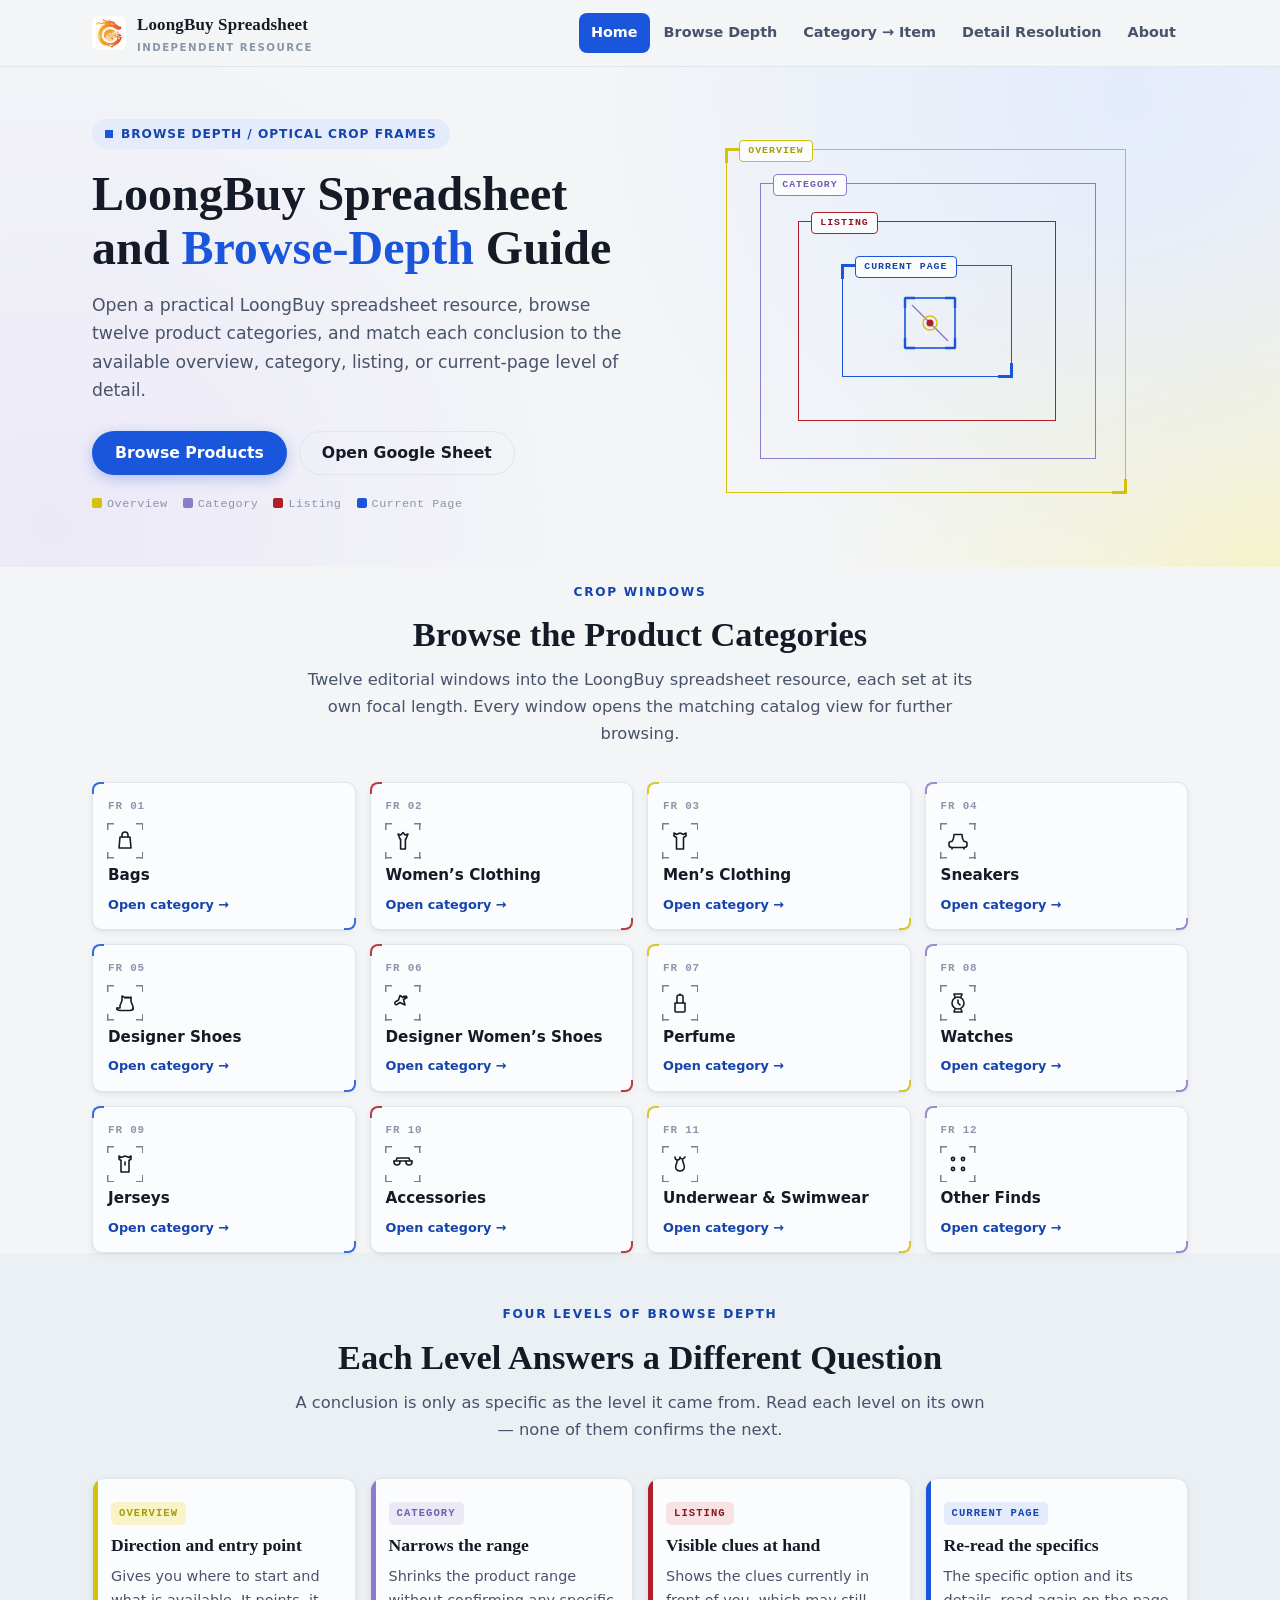
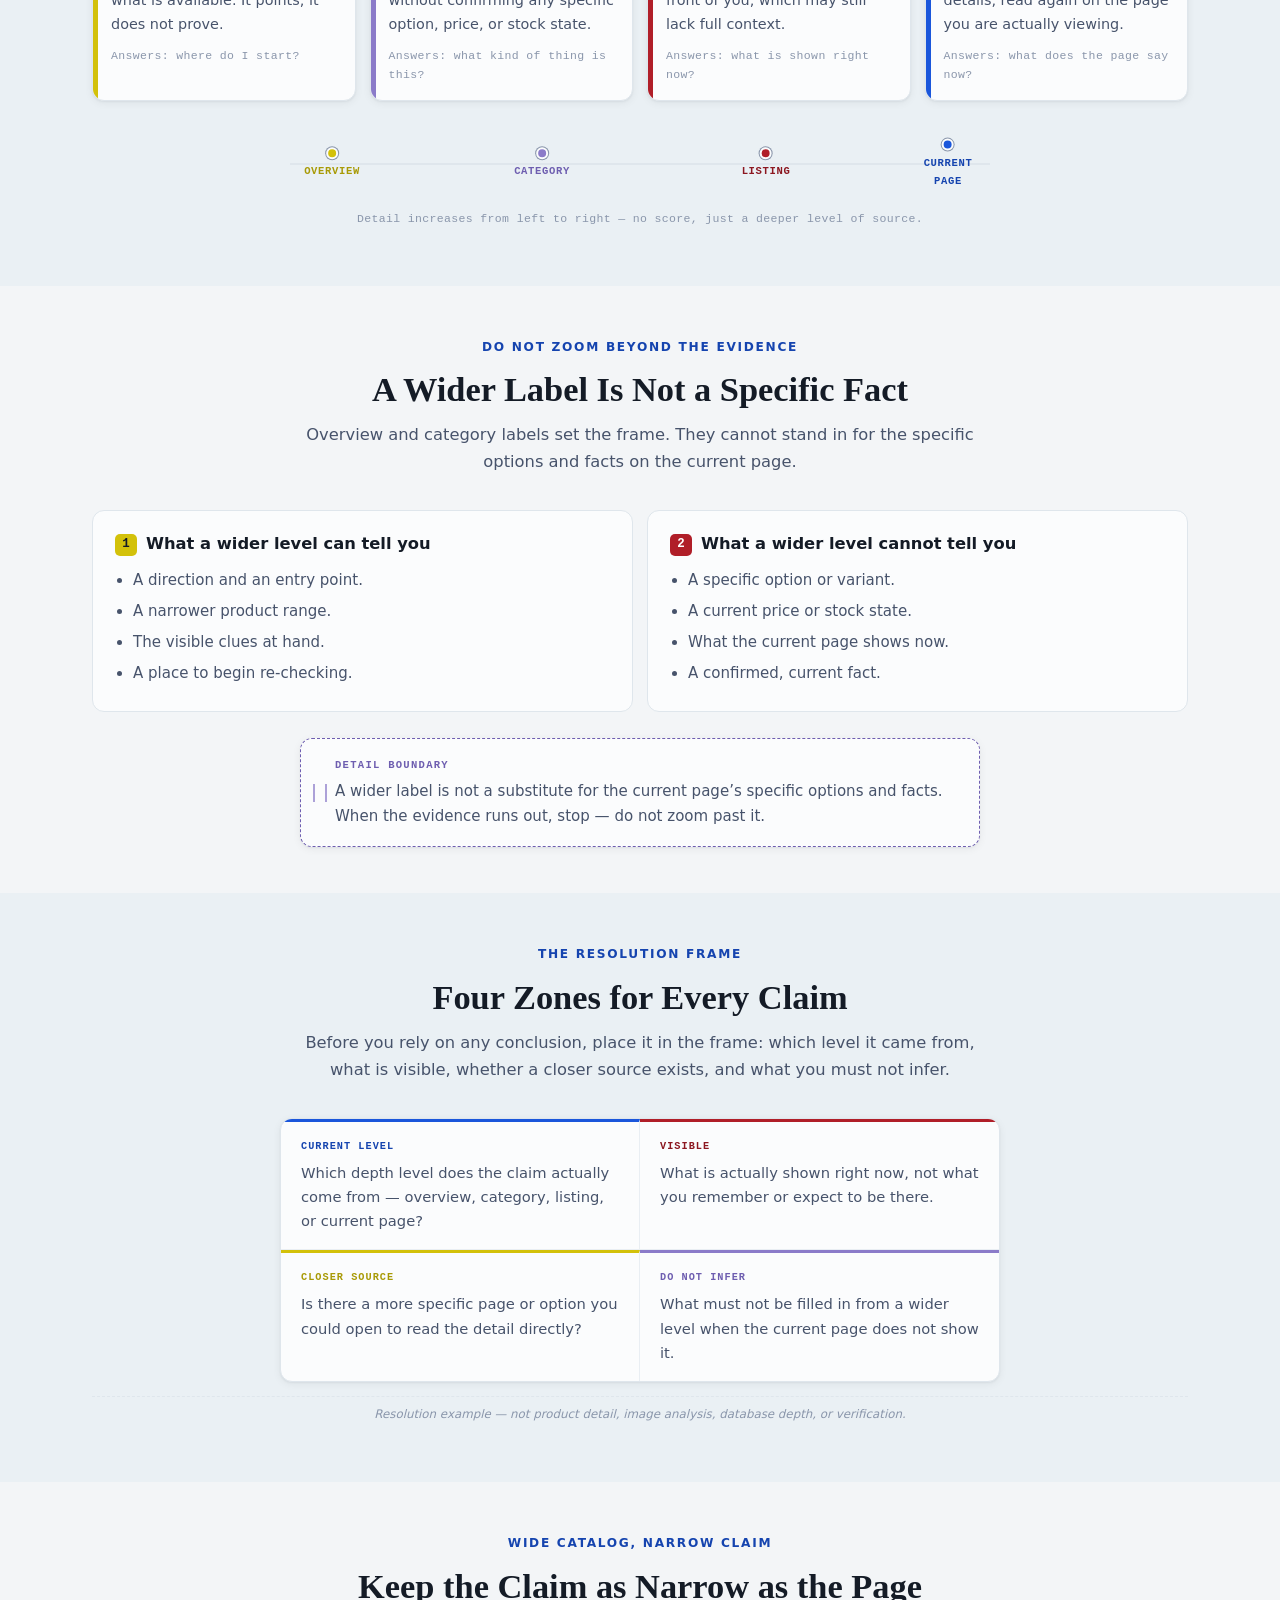
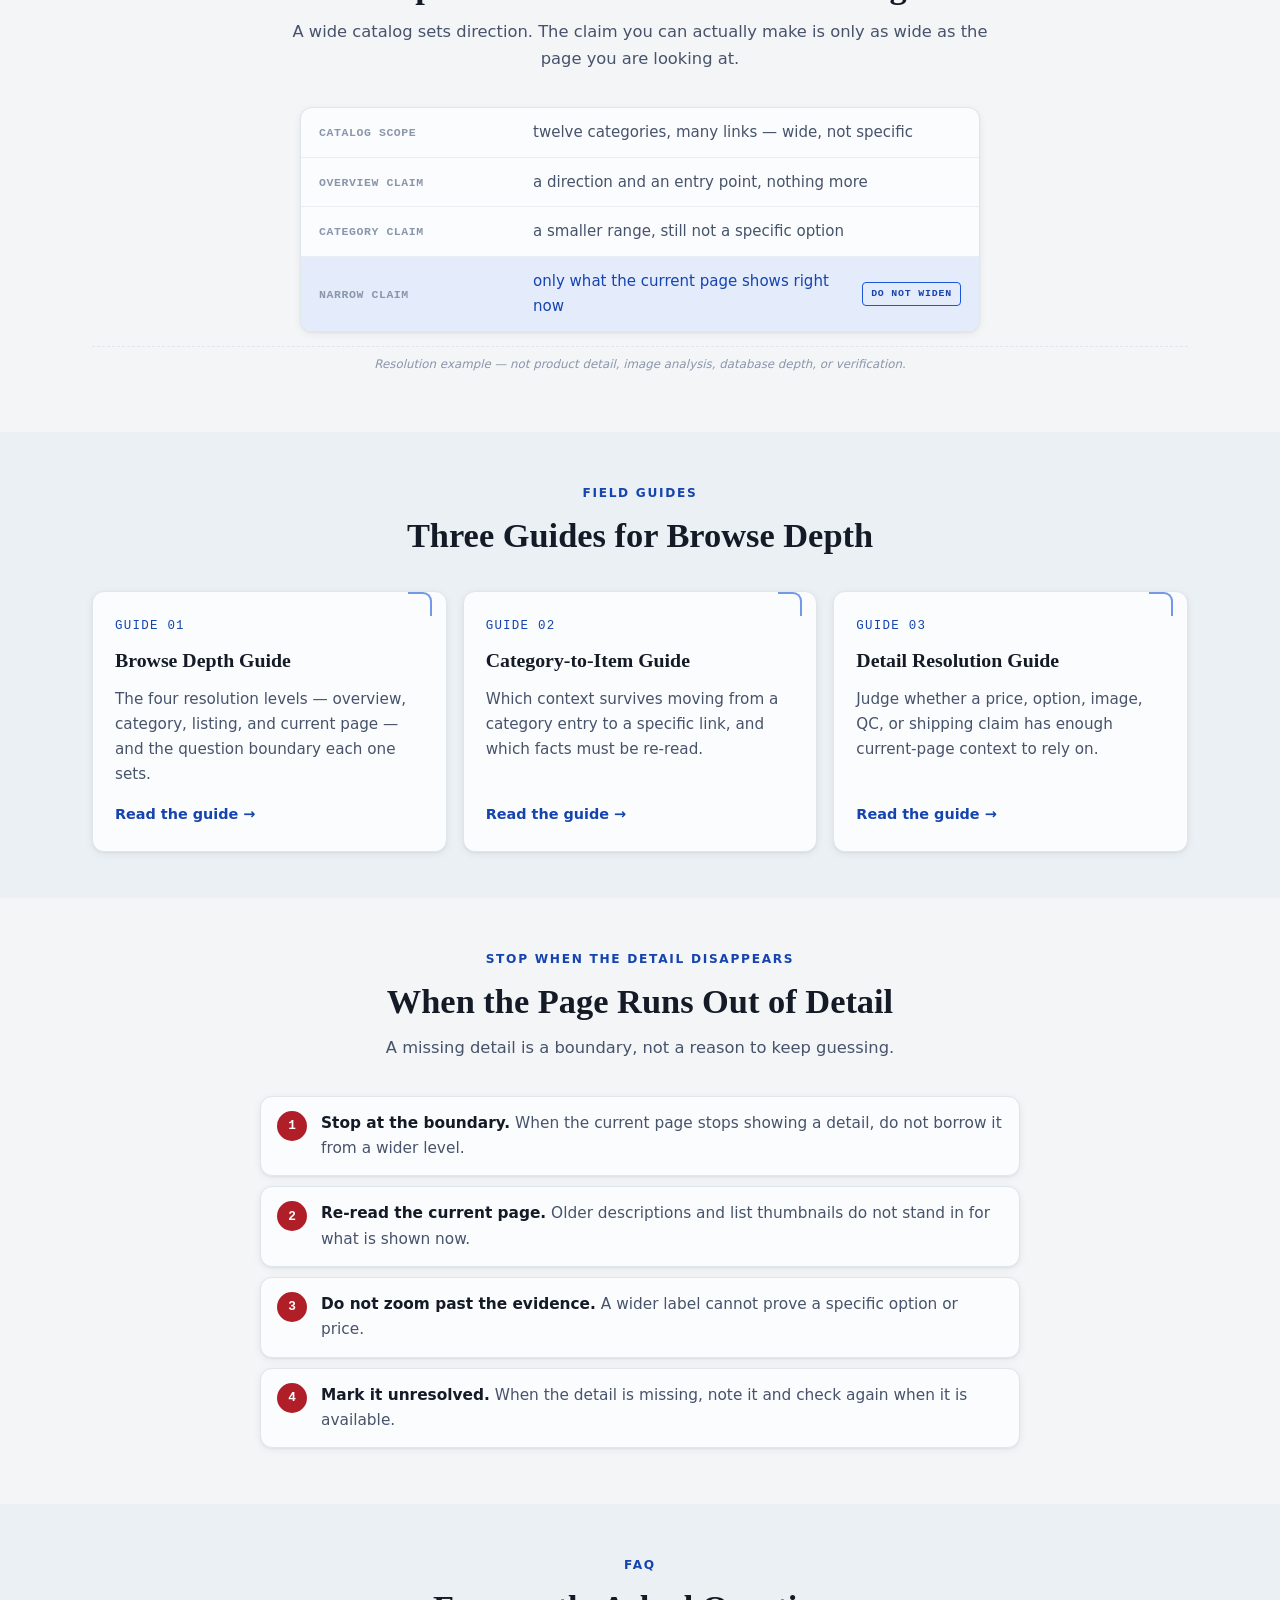
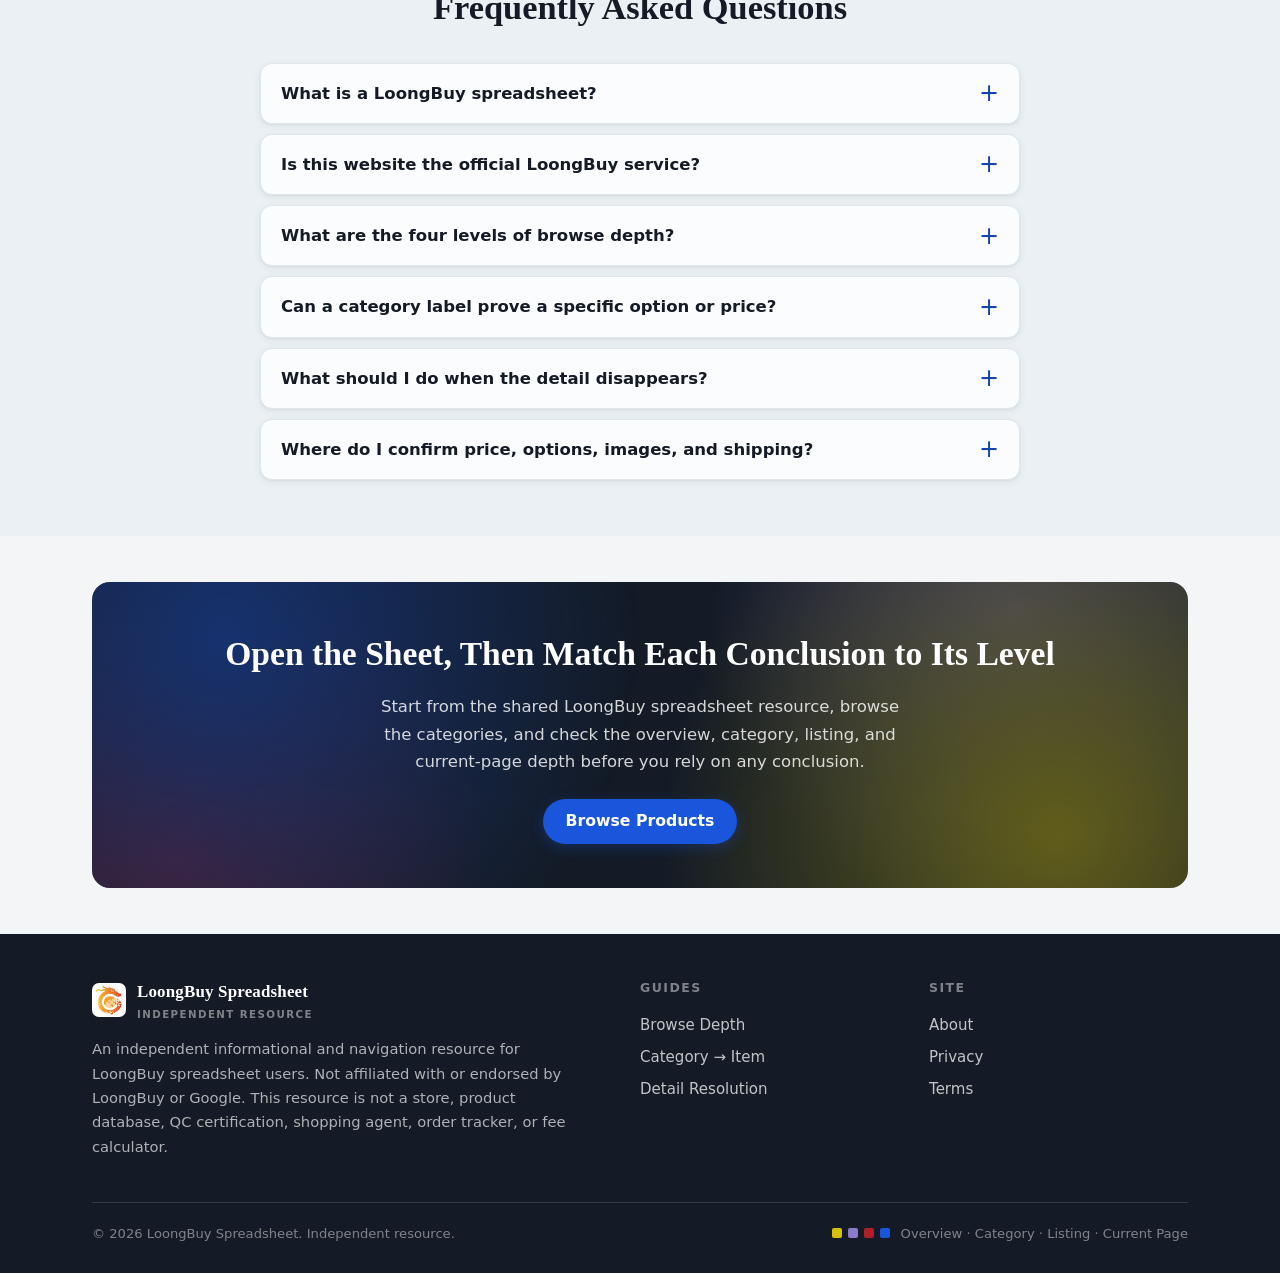
<file: index.html>
<!DOCTYPE html>
<html lang="en">
<head>
  <meta charset="UTF-8">
  <meta name="viewport" content="width=device-width, initial-scale=1.0">
  <script charset="UTF-8" id="LA_COLLECT" src="//sdk.51.la/js-sdk-pro.min.js"></script>
  <script>LA.init({id:"3R7KyZ6nqq0NWQsc",ck:"3R7KyZ6nqq0NWQsc"})</script>
  <meta name="google-site-verification" content="XJH5bWyu3Ub_fdbfXnCgktieLxeAN7sLbtjSL6n2SaM" />
  <title>LoongBuy Spreadsheet &amp; Browse-Depth Guide | Independent</title>
  <meta name="description" content="Open a practical LoongBuy spreadsheet resource, browse categories, and match each conclusion to the available level of detail.">
  <link rel="canonical" href="https://repglide.github.io/loongbuy-spreadsheet/">
  <link rel="icon" type="image/png" href="./assets/images/favicon.png">
  <link rel="stylesheet" href="./assets/css/styles.css">

  <!-- Open Graph / Twitter -->
  <meta property="og:type" content="website">
  <meta property="og:url" content="https://repglide.github.io/loongbuy-spreadsheet/">
  <meta property="og:title" content="LoongBuy Spreadsheet &amp; Browse-Depth Guide | Independent">
  <meta property="og:description" content="Open a practical LoongBuy spreadsheet resource, browse categories, and match each conclusion to the available level of detail.">
  <meta name="twitter:card" content="summary">
  <meta name="twitter:title" content="LoongBuy Spreadsheet &amp; Browse-Depth Guide | Independent">
  <meta name="twitter:description" content="Open a practical LoongBuy spreadsheet resource, browse categories, and match each conclusion to the available level of detail.">

  <!-- JSON-LD Structured Data -->
  <script type="application/ld+json">
  {
    "@context": "https://schema.org",
    "@graph": [
      {
        "@type": "WebSite",
        "@id": "https://repglide.github.io/loongbuy-spreadsheet/#website",
        "url": "https://repglide.github.io/loongbuy-spreadsheet/",
        "name": "LoongBuy Spreadsheet & Browse-Depth Guide",
        "description": "Independent directory and informational guide for LoongBuy spreadsheet users, built around browse depth: overview, category, listing, and current-page levels of detail."
      },
      {
        "@type": "WebPage",
        "@id": "https://repglide.github.io/loongbuy-spreadsheet/#webpage",
        "url": "https://repglide.github.io/loongbuy-spreadsheet/",
        "name": "LoongBuy Spreadsheet and Browse-Depth Guide",
        "isPartOf": { "@id": "https://repglide.github.io/loongbuy-spreadsheet/#website" },
        "description": "Open a practical LoongBuy spreadsheet resource, browse categories, and match each conclusion to the available level of detail."
      },
      {
        "@type": "FAQPage",
        "mainEntity": [
          {
            "@type": "Question",
            "name": "What is a LoongBuy spreadsheet?",
            "acceptedAnswer": {
              "@type": "Answer",
              "text": "A LoongBuy spreadsheet is a shared document that compiles listing references, category groupings, and product links for use with agent shopping services. It is a pointer to browse and re-check, not an official, live, or complete product catalog."
            }
          },
          {
            "@type": "Question",
            "name": "Is this website the official LoongBuy service?",
            "acceptedAnswer": {
              "@type": "Answer",
              "text": "No. This website is an independent informational and navigation resource. It is not affiliated with, endorsed by, or operated by LoongBuy or Google."
            }
          },
          {
            "@type": "Question",
            "name": "What are the four levels of browse depth?",
            "acceptedAnswer": {
              "@type": "Answer",
              "text": "Overview gives direction and an entry point. Category narrows the product range without proving a specific option. Listing shows the visible clues at hand, which may still lack context. Current page is where you re-read the specific option and its details. Each level answers different questions."
            }
          },
          {
            "@type": "Question",
            "name": "Can a category label prove a specific option or price?",
            "acceptedAnswer": {
              "@type": "Answer",
              "text": "No. A category label narrows the range, but it cannot prove a specific option, price, or stock state. Those must be re-read on the current page, not carried over from a wider label."
            }
          },
          {
            "@type": "Question",
            "name": "What should I do when the detail disappears?",
            "acceptedAnswer": {
              "@type": "Answer",
              "text": "Stop. Do not fill the gap from a wider level. A missing detail is a boundary, not a reason to infer. Mark the point unresolved and re-check the current page when it is available."
            }
          },
          {
            "@type": "Question",
            "name": "Where do I confirm price, options, images, and shipping?",
            "acceptedAnswer": {
              "@type": "Answer",
              "text": "On the current page itself, at the moment you are reading it. Older descriptions, list thumbnails, and wider labels cannot stand in for the specific options and facts on the page you are actually viewing."
            }
          }
        ]
      }
    ]
  }
  </script>
</head>
<body>
  <a href="#main-content" class="skip-link">Skip to main content</a>

  <!-- Header -->
  <header class="site-header">
    <div class="container header-inner">
      <a href="./index.html" class="brand" aria-label="LoongBuy Spreadsheet Home">
        <img src="./assets/images/logo.png" alt="LoongBuy logo" width="34" height="34">
        <span class="brand-name">LoongBuy Spreadsheet<small>Independent Resource</small></span>
      </a>
      <button class="mobile-nav-toggle" aria-expanded="false" aria-label="Toggle navigation menu">
        <svg viewBox="0 0 24 24" fill="none" stroke="currentColor" stroke-width="2" width="22" height="22"><line x1="3" y1="6" x2="21" y2="6"></line><line x1="3" y1="12" x2="21" y2="12"></line><line x1="3" y1="18" x2="21" y2="18"></line></svg>
      </button>
      <nav class="main-nav" aria-label="Primary Navigation">
        <ul>
          <li><a href="./index.html" class="active">Home</a></li>
          <li><a href="./browse-depth-guide/">Browse Depth</a></li>
          <li><a href="./category-to-item-guide/">Category &rarr; Item</a></li>
          <li><a href="./detail-resolution-guide/">Detail Resolution</a></li>
          <li><a href="./about/">About</a></li>
        </ul>
      </nav>
    </div>
  </header>

  <main id="main-content">
    <!-- Hero -->
    <section class="hero-section">
      <div class="container hero-grid">
        <div>
          <span class="hero-badge">Browse Depth / Optical Crop Frames</span>
          <h1 class="hero-title">LoongBuy Spreadsheet and <em>Browse-Depth</em> Guide</h1>
          <p class="hero-description">Open a practical LoongBuy spreadsheet resource, browse twelve product categories, and match each conclusion to the available overview, category, listing, or current-page level of detail.</p>
          <div class="hero-actions">
            <a href="https://repglide.com/?agent=loongbuy" class="btn btn-primary" target="_blank" rel="nofollow noopener">Browse Products</a>
            <a href="https://docs.google.com/spreadsheets/d/1pGEwwlcnXSnu5iZat6P6gzouxfWFxVYc/edit?usp=sharing&amp;ouid=102900013243329745539&amp;rtpof=true&amp;sd=true" class="btn btn-ghost" target="_blank" rel="noopener">Open Google Sheet</a>
          </div>
          <p class="hero-marker-note"><span style="background:var(--citron)"></span>Overview&nbsp;&nbsp;<span style="background:var(--lavender)"></span>Category&nbsp;&nbsp;<span style="background:var(--crimson)"></span>Listing&nbsp;&nbsp;<span style="background:var(--cobalt)"></span>Current Page</p>
        </div>
        <div class="hero-visual" aria-hidden="true">
          <div class="crop-stage">
            <div class="crop-frame cf-overview"><span class="depth-tag">Overview</span></div>
            <div class="crop-frame cf-category"><span class="depth-tag">Category</span></div>
            <div class="crop-frame cf-listing"><span class="depth-tag">Listing</span></div>
            <div class="crop-frame cf-current"><span class="depth-tag">Current Page</span></div>
            <div class="crop-mark">
              <svg viewBox="0 0 64 64" fill="none">
                <rect x="7" y="7" width="50" height="50" stroke="var(--cobalt)" stroke-width="1.6"/>
                <path d="M7 7v10M7 7h10" stroke="var(--cobalt)" stroke-width="2.4"/>
                <path d="M57 7v10M57 7h-10" stroke="var(--cobalt)" stroke-width="2.4"/>
                <path d="M7 57v-10M7 57h10" stroke="var(--cobalt)" stroke-width="2.4"/>
                <path d="M57 57v-10M57 57h-10" stroke="var(--cobalt)" stroke-width="2.4"/>
                <line x1="14" y1="14" x2="50" y2="50" stroke="var(--lavender)" stroke-width="1.4"/>
                <circle cx="32" cy="32" r="7" stroke="var(--citron)" stroke-width="1.4"/>
                <circle cx="32" cy="32" r="3.5" fill="var(--crimson)"/>
              </svg>
            </div>
          </div>
        </div>
      </div>
    </section>

    <!-- Product Categories (immediately after Hero) -->
    <section class="categories-section" id="categories" aria-labelledby="cat-heading">
      <div class="container">
        <div class="section-header">
          <span class="eyebrow">Crop Windows</span>
          <h2 class="section-title" id="cat-heading">Browse the Product Categories</h2>
          <p class="section-lead">Twelve editorial windows into the LoongBuy spreadsheet resource, each set at its own focal length. Every window opens the matching catalog view for further browsing.</p>
        </div>

        <div class="crop-grid">
          <a class="crop-window n1" href="https://repglide.com/category/bags?agent=loongbuy" target="_blank" rel="nofollow noopener">
            <span class="crop-top"><span class="crop-num">FR 01</span></span>
            <span class="crop-icon" aria-hidden="true"><svg viewBox="0 0 24 24" fill="none" stroke="currentColor" stroke-width="1.6" stroke-linecap="round" stroke-linejoin="round"><path d="M7 8h10l1 11H6L7 8Z"/><path d="M9 8V6a3 3 0 0 1 6 0v2"/></svg></span>
            <span class="crop-name">Bags</span>
            <span class="crop-open">Open category &rarr;</span>
          </a>
          <a class="crop-window n2" href="https://repglide.com/category/womens-clothing?agent=loongbuy" target="_blank" rel="nofollow noopener">
            <span class="crop-top"><span class="crop-num">FR 02</span></span>
            <span class="crop-icon" aria-hidden="true"><svg viewBox="0 0 24 24" fill="none" stroke="currentColor" stroke-width="1.6" stroke-linecap="round" stroke-linejoin="round"><path d="M12 3.5 9.8 6 7 5l2 5h.6V20h4.8V10H15l2-5-2.8 1L12 3.5Z"/></svg></span>
            <span class="crop-name">Women&rsquo;s Clothing</span>
            <span class="crop-open">Open category &rarr;</span>
          </a>
          <a class="crop-window n3" href="https://repglide.com/category/mens-clothing?agent=loongbuy" target="_blank" rel="nofollow noopener">
            <span class="crop-top"><span class="crop-num">FR 03</span></span>
            <span class="crop-icon" aria-hidden="true"><svg viewBox="0 0 24 24" fill="none" stroke="currentColor" stroke-width="1.6" stroke-linecap="round" stroke-linejoin="round"><path d="M12 4 8.5 5.5 6 4v3l2.5 1.5V20h7V8.5L18 7V4l-2.5 1.5L12 4Z"/></svg></span>
            <span class="crop-name">Men&rsquo;s Clothing</span>
            <span class="crop-open">Open category &rarr;</span>
          </a>
          <a class="crop-window n4" href="https://repglide.com/category/sneakers?agent=loongbuy" target="_blank" rel="nofollow noopener">
            <span class="crop-top"><span class="crop-num">FR 04</span></span>
            <span class="crop-icon" aria-hidden="true"><svg viewBox="0 0 24 24" fill="none" stroke="currentColor" stroke-width="1.6" stroke-linecap="round" stroke-linejoin="round"><path d="M3 16v-1.5c0-1 1-2 2-2h1l1.5-3L8 5.5h8l.5 4L18 12.5h1c1 0 2 1 2 2V16c0 1.5-1.5 2.5-3 2.5H6c-1.5 0-3-1-3-2.5Z"/><path d="M6 18.5V20M18 18.5V20"/></svg></span>
            <span class="crop-name">Sneakers</span>
            <span class="crop-open">Open category &rarr;</span>
          </a>
          <a class="crop-window n1" href="https://repglide.com/category/designer-shoes?agent=loongbuy" target="_blank" rel="nofollow noopener">
            <span class="crop-top"><span class="crop-num">FR 05</span></span>
            <span class="crop-icon" aria-hidden="true"><svg viewBox="0 0 24 24" fill="none" stroke="currentColor" stroke-width="1.6" stroke-linecap="round" stroke-linejoin="round"><path d="M4 17c0 1.5 1.5 2.5 3 2.5h10c1.5 0 3-1 3-2.5v-1.5l-2-5V6l-2 1-1-1-1 1-1-1-1 1-1-1-2-1v4.5l-2 5V17Z"/><path d="M4 17v1.5M20 17v1.5"/></svg></span>
            <span class="crop-name">Designer Shoes</span>
            <span class="crop-open">Open category &rarr;</span>
          </a>
          <a class="crop-window n2" href="https://repglide.com/category/designer-womens-shoes?agent=loongbuy" target="_blank" rel="nofollow noopener">
            <span class="crop-top"><span class="crop-num">FR 06</span></span>
            <span class="crop-icon" aria-hidden="true"><svg viewBox="0 0 24 24" fill="none" stroke="currentColor" stroke-width="1.6" stroke-linecap="round" stroke-linejoin="round"><path d="M9 4.5 7.5 9 5 10.5c-1 .5-1.5 1.5-1 2.5s2 1 2.5 0L9 11.5 14 14l-1.5-5.5L16 6.5 15 5l-1.5 1.5L13 5l-1.5 1.5L10 5 9 4.5Z"/></svg></span>
            <span class="crop-name">Designer Women&rsquo;s Shoes</span>
            <span class="crop-open">Open category &rarr;</span>
          </a>
          <a class="crop-window n3" href="https://repglide.com/category/perfume?agent=loongbuy" target="_blank" rel="nofollow noopener">
            <span class="crop-top"><span class="crop-num">FR 07</span></span>
            <span class="crop-icon" aria-hidden="true"><svg viewBox="0 0 24 24" fill="none" stroke="currentColor" stroke-width="1.6" stroke-linecap="round" stroke-linejoin="round"><path d="M9 12V6a2 2 0 0 1 2-2h2a2 2 0 0 1 2 2v6"/><path d="M7 12h10v8a1 1 0 0 1-1 1H8a1 1 0 0 1-1-1v-8Z"/><path d="M12 4V3"/></svg></span>
            <span class="crop-name">Perfume</span>
            <span class="crop-open">Open category &rarr;</span>
          </a>
          <a class="crop-window n4" href="https://repglide.com/category/watches?agent=loongbuy" target="_blank" rel="nofollow noopener">
            <span class="crop-top"><span class="crop-num">FR 08</span></span>
            <span class="crop-icon" aria-hidden="true"><svg viewBox="0 0 24 24" fill="none" stroke="currentColor" stroke-width="1.6" stroke-linecap="round" stroke-linejoin="round"><circle cx="12" cy="12" r="6"/><path d="M12 9v3l2 2"/><path d="M9 6 8 3h8l-1 3"/><path d="M9 18l-1 3h8l-1-3"/></svg></span>
            <span class="crop-name">Watches</span>
            <span class="crop-open">Open category &rarr;</span>
          </a>
          <a class="crop-window n1" href="https://repglide.com/category/jerseys?agent=loongbuy" target="_blank" rel="nofollow noopener">
            <span class="crop-top"><span class="crop-num">FR 09</span></span>
            <span class="crop-icon" aria-hidden="true"><svg viewBox="0 0 24 24" fill="none" stroke="currentColor" stroke-width="1.6" stroke-linecap="round" stroke-linejoin="round"><path d="M12 4 8 5.5 6 4v3l2 1.5V20h8V8.5L18 7V4l-2 1.5L12 4Z"/><path d="M12 10v3"/></svg></span>
            <span class="crop-name">Jerseys</span>
            <span class="crop-open">Open category &rarr;</span>
          </a>
          <a class="crop-window n2" href="https://repglide.com/category/accessories?agent=loongbuy" target="_blank" rel="nofollow noopener">
            <span class="crop-top"><span class="crop-num">FR 10</span></span>
            <span class="crop-icon" aria-hidden="true"><svg viewBox="0 0 24 24" fill="none" stroke="currentColor" stroke-width="1.6" stroke-linecap="round" stroke-linejoin="round"><path d="M3 9h2l1-3h12l1 3h2"/><path d="M3 9v1a3 3 0 0 0 6 0V9"/><path d="M15 9v1a3 3 0 0 0 6 0V9"/><path d="M6 9h12"/></svg></span>
            <span class="crop-name">Accessories</span>
            <span class="crop-open">Open category &rarr;</span>
          </a>
          <a class="crop-window n3" href="https://repglide.com/category/underwear-swimwear?agent=loongbuy" target="_blank" rel="nofollow noopener">
            <span class="crop-top"><span class="crop-num">FR 11</span></span>
            <span class="crop-icon" aria-hidden="true"><svg viewBox="0 0 24 24" fill="none" stroke="currentColor" stroke-width="1.6" stroke-linecap="round" stroke-linejoin="round"><path d="M7 5c0 2 1.5 3 2.5 3S12 7 12 5c0 1 1.5 2 2.5 2S17 5 17 5"/><path d="M9.5 8 8 13c-1 3 0 6 4 6s5-3 4-6l-1.5-5"/></svg></span>
            <span class="crop-name">Underwear &amp; Swimwear</span>
            <span class="crop-open">Open category &rarr;</span>
          </a>
          <a class="crop-window n4" href="https://repglide.com/category/other?agent=loongbuy" target="_blank" rel="nofollow noopener">
            <span class="crop-top"><span class="crop-num">FR 12</span></span>
            <span class="crop-icon" aria-hidden="true"><svg viewBox="0 0 24 24" fill="none" stroke="currentColor" stroke-width="1.6" stroke-linecap="round" stroke-linejoin="round"><circle cx="7" cy="7" r="1.6"/><circle cx="17" cy="7" r="1.6"/><circle cx="7" cy="17" r="1.6"/><circle cx="17" cy="17" r="1.6"/></svg></span>
            <span class="crop-name">Other Finds</span>
            <span class="crop-open">Open category &rarr;</span>
          </a>
        </div>
      </div>
    </section>

    <!-- Four Levels of Browse Depth -->
    <section class="section section-alt" id="levels" aria-labelledby="levels-heading">
      <div class="container">
        <div class="section-header">
          <span class="eyebrow">Four Levels of Browse Depth</span>
          <h2 class="section-title" id="levels-heading">Each Level Answers a Different Question</h2>
          <p class="section-lead">A conclusion is only as specific as the level it came from. Read each level on its own — none of them confirms the next.</p>
        </div>

        <div class="depth-grid">
          <div class="depth-card d-overview">
            <span class="depth-rail" aria-hidden="true"></span>
            <span class="depth-label">Overview</span>
            <h3>Direction and entry point</h3>
            <p>Gives you where to start and what is available. It points, it does not prove.</p>
            <span class="depth-q">Answers: where do I start?</span>
          </div>
          <div class="depth-card d-category">
            <span class="depth-rail" aria-hidden="true"></span>
            <span class="depth-label">Category</span>
            <h3>Narrows the range</h3>
            <p>Shrinks the product range without confirming any specific option, price, or stock state.</p>
            <span class="depth-q">Answers: what kind of thing is this?</span>
          </div>
          <div class="depth-card d-listing">
            <span class="depth-rail" aria-hidden="true"></span>
            <span class="depth-label">Listing</span>
            <h3>Visible clues at hand</h3>
            <p>Shows the clues currently in front of you, which may still lack full context.</p>
            <span class="depth-q">Answers: what is shown right now?</span>
          </div>
          <div class="depth-card d-current">
            <span class="depth-rail" aria-hidden="true"></span>
            <span class="depth-label">Current Page</span>
            <h3>Re-read the specifics</h3>
            <p>The specific option and its details, read again on the page you are actually viewing.</p>
            <span class="depth-q">Answers: what does the page say now?</span>
          </div>
        </div>

        <!-- Browse depth scale -->
        <div class="depth-scale" style="margin-top:40px;">
          <div class="scale-track" aria-hidden="true">
            <span class="scale-node s-overview"><span class="dot"></span><span class="n-label">Overview</span></span>
            <span class="scale-node s-category"><span class="dot"></span><span class="n-label">Category</span></span>
            <span class="scale-node s-listing"><span class="dot"></span><span class="n-label">Listing</span></span>
            <span class="scale-node s-current"><span class="dot"></span><span class="n-label">Current Page</span></span>
          </div>
          <p class="depth-scale-note">Detail increases from left to right — no score, just a deeper level of source.</p>
        </div>
      </div>
    </section>

    <!-- Do Not Zoom Beyond the Evidence -->
    <section class="section" id="not-zoom" aria-labelledby="nz-heading">
      <div class="container">
        <div class="section-header">
          <span class="eyebrow">Do Not Zoom Beyond the Evidence</span>
          <h2 class="section-title" id="nz-heading">A Wider Label Is Not a Specific Fact</h2>
          <p class="section-lead">Overview and category labels set the frame. They cannot stand in for the specific options and facts on the current page.</p>
        </div>
        <div class="duo-grid">
          <div class="duo-col is-a">
            <h3><span class="mark">1</span>What a wider level can tell you</h3>
            <ul>
              <li>A direction and an entry point.</li>
              <li>A narrower product range.</li>
              <li>The visible clues at hand.</li>
              <li>A place to begin re-checking.</li>
            </ul>
          </div>
          <div class="duo-col is-b">
            <h3><span class="mark">2</span>What a wider level cannot tell you</h3>
            <ul>
              <li>A specific option or variant.</li>
              <li>A current price or stock state.</li>
              <li>What the current page shows now.</li>
              <li>A confirmed, current fact.</li>
            </ul>
          </div>
        </div>
        <div class="boundary-note" style="margin-top:26px;">
          <span class="bn-label">Detail boundary</span>
          <p>A wider label is not a substitute for the current page&rsquo;s specific options and facts. When the evidence runs out, stop &mdash; do not zoom past it.</p>
        </div>
      </div>
    </section>

    <!-- The Resolution Frame -->
    <section class="section section-alt" id="resolution" aria-labelledby="res-heading">
      <div class="container">
        <div class="section-header">
          <span class="eyebrow">The Resolution Frame</span>
          <h2 class="section-title" id="res-heading">Four Zones for Every Claim</h2>
          <p class="section-lead">Before you rely on any conclusion, place it in the frame: which level it came from, what is visible, whether a closer source exists, and what you must not infer.</p>
        </div>

        <div class="res-frame">
          <div class="rf-zone rf-current">
            <span class="rf-label">Current level</span>
            <p class="rf-body">Which depth level does the claim actually come from &mdash; overview, category, listing, or current page?</p>
          </div>
          <div class="rf-zone rf-visible">
            <span class="rf-label">Visible</span>
            <p class="rf-body">What is actually shown right now, not what you remember or expect to be there.</p>
          </div>
          <div class="rf-zone rf-closer">
            <span class="rf-label">Closer source</span>
            <p class="rf-body">Is there a more specific page or option you could open to read the detail directly?</p>
          </div>
          <div class="rf-zone rf-noinfer">
            <span class="rf-label">Do not infer</span>
            <p class="rf-body">What must not be filled in from a wider level when the current page does not show it.</p>
          </div>
        </div>
        <p class="example-flag" style="display:block;text-align:center;">Resolution example &mdash; not product detail, image analysis, database depth, or verification.</p>
      </div>
    </section>

    <!-- Wide Catalog, Narrow Claim -->
    <section class="section" id="narrow-claim" aria-labelledby="nc-heading">
      <div class="container">
        <div class="section-header">
          <span class="eyebrow">Wide Catalog, Narrow Claim</span>
          <h2 class="section-title" id="nc-heading">Keep the Claim as Narrow as the Page</h2>
          <p class="section-lead">A wide catalog sets direction. The claim you can actually make is only as wide as the page you are looking at.</p>
        </div>

        <div class="claim-stack">
          <div class="claim-row"><span class="cl-label">Catalog scope</span><span class="cl-value">twelve categories, many links &mdash; wide, not specific</span></div>
          <div class="claim-row"><span class="cl-label">Overview claim</span><span class="cl-value">a direction and an entry point, nothing more</span></div>
          <div class="claim-row"><span class="cl-label">Category claim</span><span class="cl-value">a smaller range, still not a specific option</span></div>
          <div class="claim-row cl-narrow"><span class="cl-label">Narrow claim</span><span class="cl-value">only what the current page shows right now</span><span class="narrow-tab">Do not widen</span></div>
        </div>
        <p class="example-flag" style="display:block;text-align:center;">Resolution example &mdash; not product detail, image analysis, database depth, or verification.</p>
      </div>
    </section>

    <!-- Guide entries -->
    <section class="section section-alt" id="guides" aria-labelledby="guides-heading">
      <div class="container">
        <div class="section-header">
          <span class="eyebrow">Field Guides</span>
          <h2 class="section-title" id="guides-heading">Three Guides for Browse Depth</h2>
        </div>
        <div class="guide-grid">
          <a class="guide-card" href="./browse-depth-guide/">
            <span class="guide-num">GUIDE 01</span>
            <h3>Browse Depth Guide</h3>
            <p>The four resolution levels &mdash; overview, category, listing, and current page &mdash; and the question boundary each one sets.</p>
            <span class="guide-cta">Read the guide &rarr;</span>
          </a>
          <a class="guide-card" href="./category-to-item-guide/">
            <span class="guide-num">GUIDE 02</span>
            <h3>Category-to-Item Guide</h3>
            <p>Which context survives moving from a category entry to a specific link, and which facts must be re-read.</p>
            <span class="guide-cta">Read the guide &rarr;</span>
          </a>
          <a class="guide-card" href="./detail-resolution-guide/">
            <span class="guide-num">GUIDE 03</span>
            <h3>Detail Resolution Guide</h3>
            <p>Judge whether a price, option, image, QC, or shipping claim has enough current-page context to rely on.</p>
            <span class="guide-cta">Read the guide &rarr;</span>
          </a>
        </div>
      </div>
    </section>

    <!-- Stop When the Detail Disappears -->
    <section class="section" id="stop" aria-labelledby="stop-heading">
      <div class="container">
        <div class="section-header">
          <span class="eyebrow">Stop When the Detail Disappears</span>
          <h2 class="section-title" id="stop-heading">When the Page Runs Out of Detail</h2>
          <p class="section-lead">A missing detail is a boundary, not a reason to keep guessing.</p>
        </div>
        <ul class="log-list">
          <li><span class="log-flag">1</span><p><strong>Stop at the boundary.</strong> When the current page stops showing a detail, do not borrow it from a wider level.</p></li>
          <li><span class="log-flag">2</span><p><strong>Re-read the current page.</strong> Older descriptions and list thumbnails do not stand in for what is shown now.</p></li>
          <li><span class="log-flag">3</span><p><strong>Do not zoom past the evidence.</strong> A wider label cannot prove a specific option or price.</p></li>
          <li><span class="log-flag">4</span><p><strong>Mark it unresolved.</strong> When the detail is missing, note it and check again when it is available.</p></li>
        </ul>
      </div>
    </section>

    <!-- FAQ -->
    <section class="section section-alt" id="faq" aria-labelledby="faq-heading">
      <div class="container">
        <div class="section-header">
          <span class="eyebrow">FAQ</span>
          <h2 class="section-title" id="faq-heading">Frequently Asked Questions</h2>
        </div>
        <div class="faq-list">
          <details class="faq-item">
            <summary>What is a LoongBuy spreadsheet?</summary>
            <div class="faq-body"><p>A LoongBuy spreadsheet is a shared document that compiles listing references, category groupings, and product links for use with agent shopping services. It is a pointer to browse and re-check, not an official, live, or complete product catalog.</p></div>
          </details>
          <details class="faq-item">
            <summary>Is this website the official LoongBuy service?</summary>
            <div class="faq-body"><p>No. This website is an independent informational and navigation resource. It is not affiliated with, endorsed by, or operated by LoongBuy or Google.</p></div>
          </details>
          <details class="faq-item">
            <summary>What are the four levels of browse depth?</summary>
            <div class="faq-body"><p>Overview gives direction and an entry point. Category narrows the product range without proving a specific option. Listing shows the visible clues at hand, which may still lack context. Current page is where you re-read the specific option and its details. Each level answers different questions.</p></div>
          </details>
          <details class="faq-item">
            <summary>Can a category label prove a specific option or price?</summary>
            <div class="faq-body"><p>No. A category label narrows the range, but it cannot prove a specific option, price, or stock state. Those must be re-read on the current page, not carried over from a wider label.</p></div>
          </details>
          <details class="faq-item">
            <summary>What should I do when the detail disappears?</summary>
            <div class="faq-body"><p>Stop. Do not fill the gap from a wider level. A missing detail is a boundary, not a reason to infer. Mark the point unresolved and re-check the current page when it is available.</p></div>
          </details>
          <details class="faq-item">
            <summary>Where do I confirm price, options, images, and shipping?</summary>
            <div class="faq-body"><p>On the current page itself, at the moment you are reading it. Older descriptions, list thumbnails, and wider labels cannot stand in for the specific options and facts on the page you are actually viewing.</p></div>
          </details>
        </div>
      </div>
    </section>

    <!-- Final CTA -->
    <section class="section" aria-labelledby="cta-heading">
      <div class="container">
        <div class="final-cta">
          <h2 id="cta-heading">Open the Sheet, Then Match Each Conclusion to Its Level</h2>
          <p>Start from the shared LoongBuy spreadsheet resource, browse the categories, and check the overview, category, listing, and current-page depth before you rely on any conclusion.</p>
          <a href="https://repglide.com/?agent=loongbuy" class="btn btn-primary" target="_blank" rel="nofollow noopener">Browse Products</a>
        </div>
      </div>
    </section>
  </main>

  <!-- Footer -->
  <footer class="site-footer">
    <div class="container">
      <div class="footer-grid">
        <div class="footer-brand">
          <a href="./index.html" class="brand" aria-label="LoongBuy Spreadsheet Home">
            <img src="./assets/images/logo.png" alt="LoongBuy logo" width="30" height="30">
            <span class="brand-name">LoongBuy Spreadsheet<small>Independent Resource</small></span>
          </a>
          <p>An independent informational and navigation resource for LoongBuy spreadsheet users. Not affiliated with or endorsed by LoongBuy or Google. This resource is not a store, product database, QC certification, shopping agent, order tracker, or fee calculator.</p>
        </div>
        <div class="footer-col">
          <h4>Guides</h4>
          <ul>
            <li><a href="./browse-depth-guide/">Browse Depth</a></li>
            <li><a href="./category-to-item-guide/">Category &rarr; Item</a></li>
            <li><a href="./detail-resolution-guide/">Detail Resolution</a></li>
          </ul>
        </div>
        <div class="footer-col">
          <h4>Site</h4>
          <ul>
            <li><a href="./about/">About</a></li>
            <li><a href="./privacy/">Privacy</a></li>
            <li><a href="./terms/">Terms</a></li>
          </ul>
        </div>
      </div>
      <div class="footer-bottom">
        <span>&copy; <span id="year">2026</span> LoongBuy Spreadsheet. Independent resource.</span>
        <span class="depth-swatch-row"><i style="background:var(--citron)"></i><i style="background:var(--lavender)"></i><i style="background:var(--crimson)"></i><i style="background:var(--cobalt)"></i>&nbsp;Overview · Category · Listing · Current Page</span>
      </div>
    </div>
  </footer>

  <script src="./assets/js/main.js"></script>
</body>
</html>
</file>
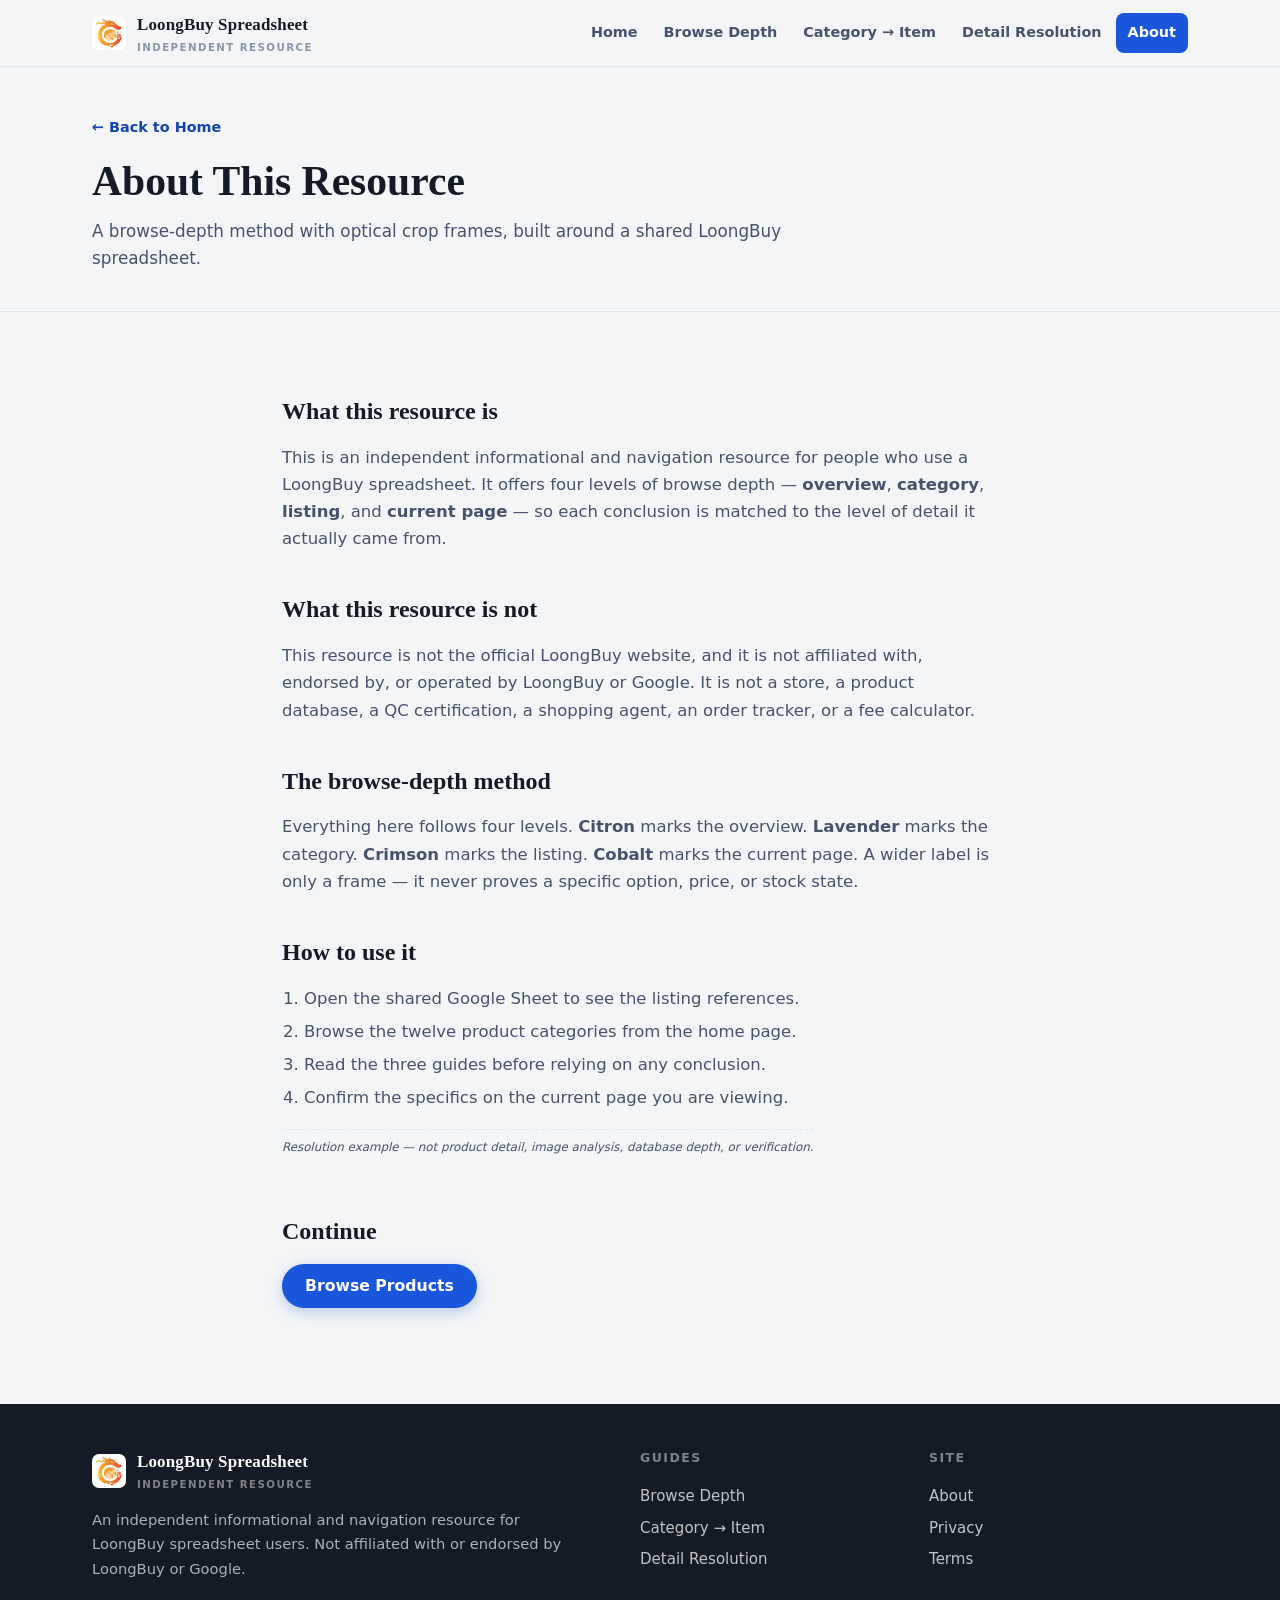
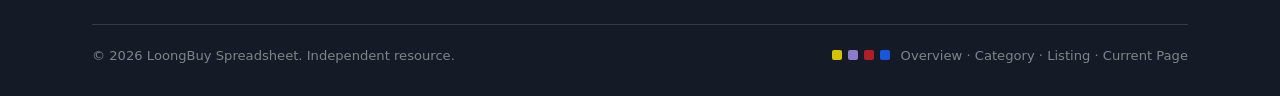
<file: about/index.html>
<!DOCTYPE html>
<html lang="en">
<head>
  <meta charset="UTF-8">
  <meta name="viewport" content="width=device-width, initial-scale=1.0">
  <title>About | LoongBuy Spreadsheet</title>
  <meta name="description" content="About this independent LoongBuy spreadsheet resource: a browse-depth method with optical crop frames, not an official LoongBuy service.">
  <link rel="canonical" href="https://repglide.github.io/loongbuy-spreadsheet/about/">
  <link rel="icon" type="image/png" href="../assets/images/favicon.png">
  <link rel="stylesheet" href="../assets/css/styles.css">
  <meta name="robots" content="index, follow">
</head>
<body>
  <a href="#main-content" class="skip-link">Skip to main content</a>

  <header class="site-header">
    <div class="container header-inner">
      <a href="../index.html" class="brand" aria-label="LoongBuy Spreadsheet Home">
        <img src="../assets/images/logo.png" alt="LoongBuy logo" width="34" height="34">
        <span class="brand-name">LoongBuy Spreadsheet<small>Independent Resource</small></span>
      </a>
      <button class="mobile-nav-toggle" aria-expanded="false" aria-label="Toggle navigation menu">
        <svg viewBox="0 0 24 24" fill="none" stroke="currentColor" stroke-width="2" width="22" height="22"><line x1="3" y1="6" x2="21" y2="6"></line><line x1="3" y1="12" x2="21" y2="12"></line><line x1="3" y1="18" x2="21" y2="18"></line></svg>
      </button>
      <nav class="main-nav" aria-label="Primary Navigation">
        <ul>
          <li><a href="../index.html">Home</a></li>
          <li><a href="../browse-depth-guide/">Browse Depth</a></li>
          <li><a href="../category-to-item-guide/">Category &rarr; Item</a></li>
          <li><a href="../detail-resolution-guide/">Detail Resolution</a></li>
          <li><a href="../about/" class="active">About</a></li>
        </ul>
      </nav>
    </div>
  </header>

  <main id="main-content">
    <section class="page-hero">
      <div class="container">
        <a class="back-link" href="../index.html">&larr; Back to Home</a>
        <h1>About This Resource</h1>
        <p>A browse-depth method with optical crop frames, built around a shared LoongBuy spreadsheet.</p>
      </div>
    </section>

    <div class="article-paper">
      <div class="article-body">
        <h2>What this resource is</h2>
        <p>This is an independent informational and navigation resource for people who use a LoongBuy spreadsheet. It offers four levels of browse depth &mdash; <strong>overview</strong>, <strong>category</strong>, <strong>listing</strong>, and <strong>current page</strong> &mdash; so each conclusion is matched to the level of detail it actually came from.</p>

        <h2>What this resource is not</h2>
        <p>This resource is not the official LoongBuy website, and it is not affiliated with, endorsed by, or operated by LoongBuy or Google. It is not a store, a product database, a QC certification, a shopping agent, an order tracker, or a fee calculator.</p>

        <h2>The browse-depth method</h2>
        <p>Everything here follows four levels. <strong>Citron</strong> marks the overview. <strong>Lavender</strong> marks the category. <strong>Crimson</strong> marks the listing. <strong>Cobalt</strong> marks the current page. A wider label is only a frame &mdash; it never proves a specific option, price, or stock state.</p>

        <h2>How to use it</h2>
        <ol>
          <li>Open the shared Google Sheet to see the listing references.</li>
          <li>Browse the twelve product categories from the home page.</li>
          <li>Read the three guides before relying on any conclusion.</li>
          <li>Confirm the specifics on the current page you are viewing.</li>
        </ol>

        <p class="example-flag">Resolution example &mdash; not product detail, image analysis, database depth, or verification.</p>

        <h2>Continue</h2>
        <p><a href="https://repglide.com/?agent=loongbuy" class="btn btn-primary" target="_blank" rel="nofollow noopener">Browse Products</a></p>
      </div>
    </div>
  </main>

  <footer class="site-footer">
    <div class="container">
      <div class="footer-grid">
        <div class="footer-brand">
          <a href="../index.html" class="brand" aria-label="LoongBuy Spreadsheet Home">
            <img src="../assets/images/logo.png" alt="LoongBuy logo" width="30" height="30">
            <span class="brand-name">LoongBuy Spreadsheet<small>Independent Resource</small></span>
          </a>
          <p>An independent informational and navigation resource for LoongBuy spreadsheet users. Not affiliated with or endorsed by LoongBuy or Google.</p>
        </div>
        <div class="footer-col">
          <h4>Guides</h4>
          <ul>
            <li><a href="../browse-depth-guide/">Browse Depth</a></li>
            <li><a href="../category-to-item-guide/">Category &rarr; Item</a></li>
            <li><a href="../detail-resolution-guide/">Detail Resolution</a></li>
          </ul>
        </div>
        <div class="footer-col">
          <h4>Site</h4>
          <ul>
            <li><a href="../about/">About</a></li>
            <li><a href="../privacy/">Privacy</a></li>
            <li><a href="../terms/">Terms</a></li>
          </ul>
        </div>
      </div>
      <div class="footer-bottom">
        <span>&copy; <span id="year">2026</span> LoongBuy Spreadsheet. Independent resource.</span>
        <span class="depth-swatch-row"><i style="background:var(--citron)"></i><i style="background:var(--lavender)"></i><i style="background:var(--crimson)"></i><i style="background:var(--cobalt)"></i>&nbsp;Overview · Category · Listing · Current Page</span>
      </div>
    </div>
  </footer>

  <script src="../assets/js/main.js"></script>
</body>
</html>
</file>
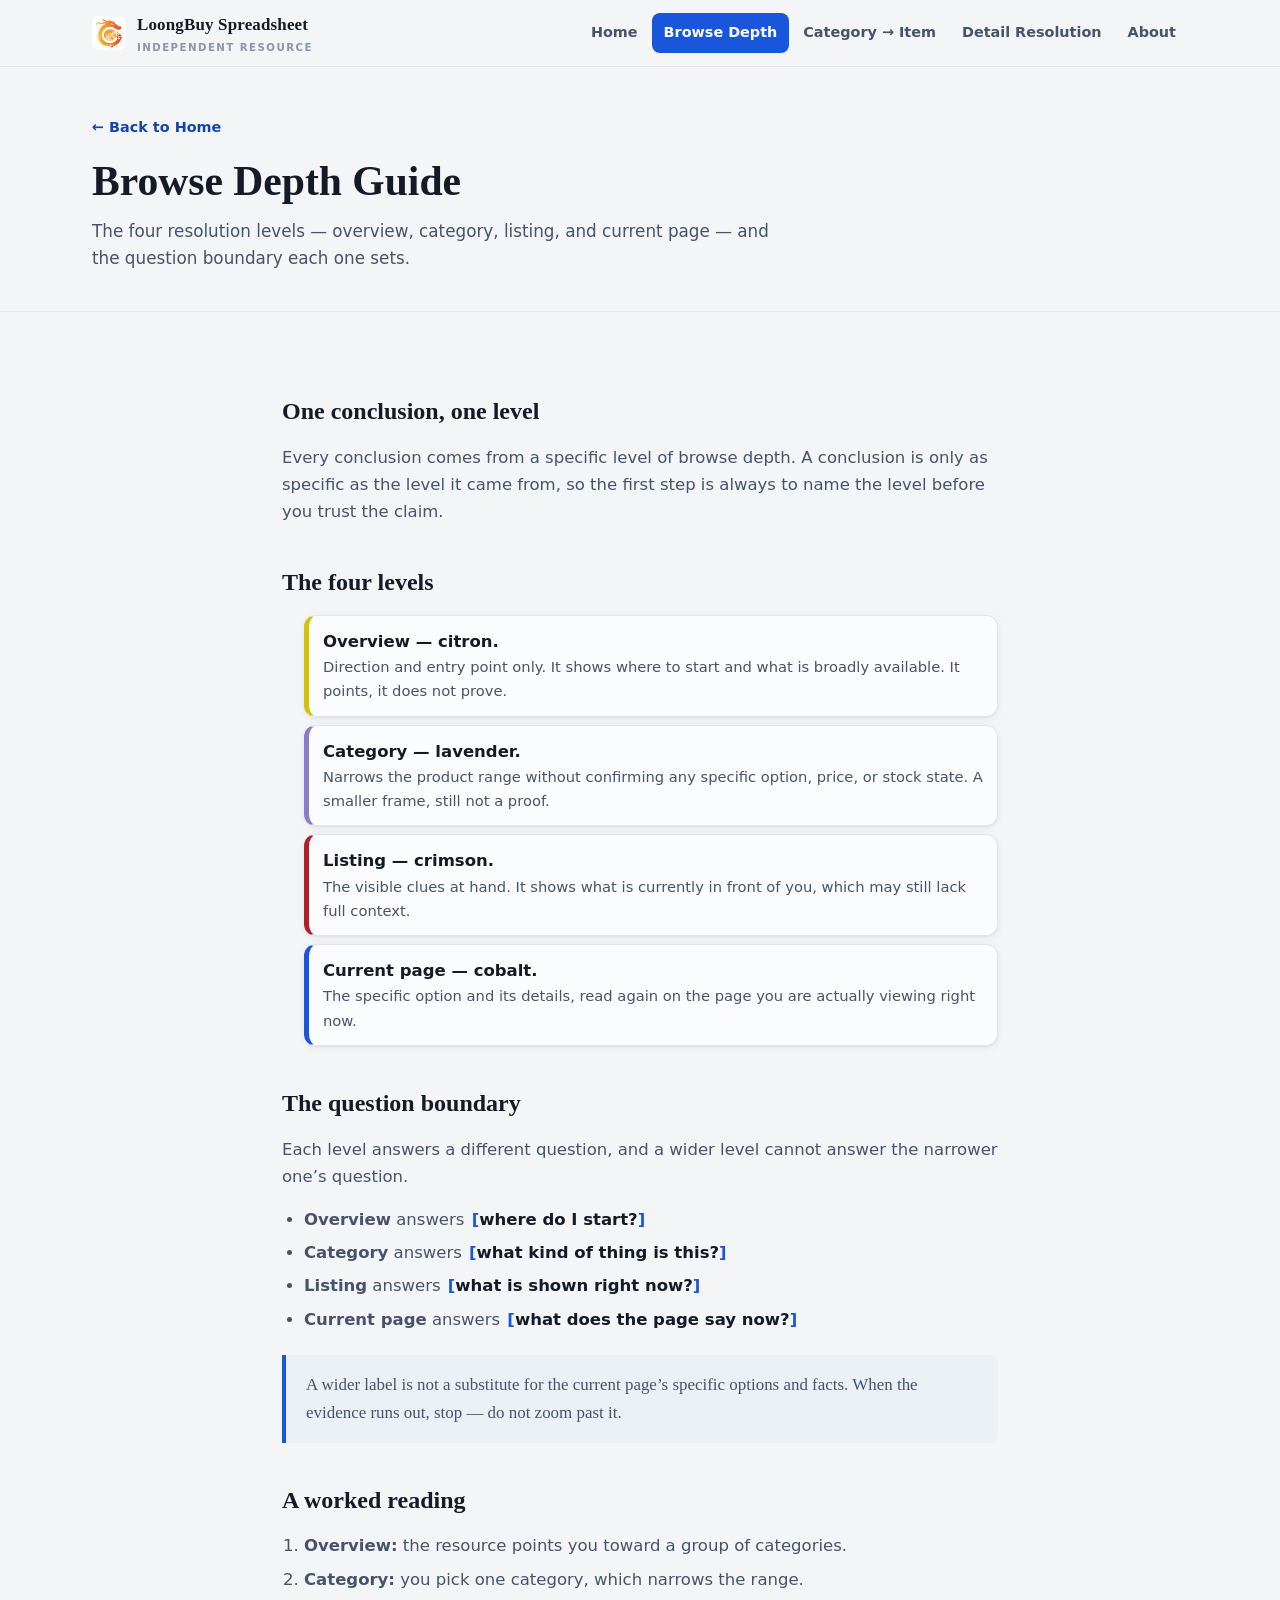
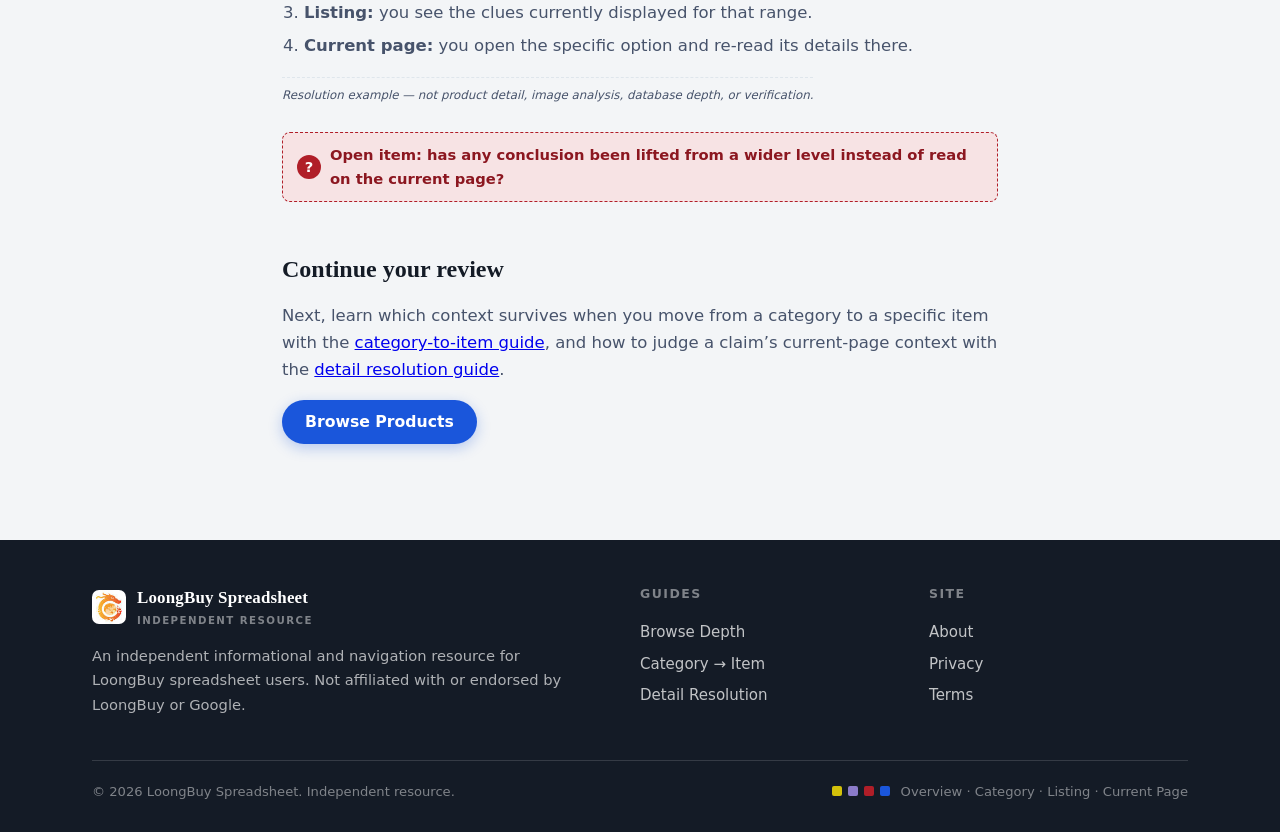
<file: browse-depth-guide/index.html>
<!DOCTYPE html>
<html lang="en">
<head>
  <meta charset="UTF-8">
  <meta name="viewport" content="width=device-width, initial-scale=1.0">
  <title>Browse Depth Guide | LoongBuy Spreadsheet</title>
  <meta name="description" content="The four LoongBuy resolution levels — overview, category, listing, and current page — and the question boundary each one sets.">
  <link rel="canonical" href="https://repglide.github.io/loongbuy-spreadsheet/browse-depth-guide/">
  <link rel="icon" type="image/png" href="../assets/images/favicon.png">
  <link rel="stylesheet" href="../assets/css/styles.css">

  <meta property="og:type" content="article">
  <meta property="og:url" content="https://repglide.github.io/loongbuy-spreadsheet/browse-depth-guide/">
  <meta property="og:title" content="Browse Depth Guide | LoongBuy Spreadsheet">
  <meta property="og:description" content="The four LoongBuy resolution levels and the question boundary each one sets.">
  <meta name="twitter:card" content="summary">

  <script type="application/ld+json">
  {
    "@context": "https://schema.org",
    "@graph": [
      { "@type": "WebSite", "@id": "https://repglide.github.io/loongbuy-spreadsheet/#website", "url": "https://repglide.github.io/loongbuy-spreadsheet/", "name": "LoongBuy Spreadsheet & Browse-Depth Guide" },
      { "@type": "BreadcrumbList", "itemListElement": [
        { "@type": "ListItem", "position": 1, "name": "Home", "item": "https://repglide.github.io/loongbuy-spreadsheet/" },
        { "@type": "ListItem", "position": 2, "name": "Browse Depth Guide", "item": "https://repglide.github.io/loongbuy-spreadsheet/browse-depth-guide/" }
      ]},
      { "@type": "Article", "@id": "https://repglide.github.io/loongbuy-spreadsheet/browse-depth-guide/#article", "headline": "Browse Depth Guide", "description": "The four LoongBuy resolution levels — overview, category, listing, and current page — and the question boundary each one sets.", "isPartOf": { "@id": "https://repglide.github.io/loongbuy-spreadsheet/#website" } }
    ]
  }
  </script>
</head>
<body>
  <a href="#main-content" class="skip-link">Skip to main content</a>

  <header class="site-header">
    <div class="container header-inner">
      <a href="../index.html" class="brand" aria-label="LoongBuy Spreadsheet Home">
        <img src="../assets/images/logo.png" alt="LoongBuy logo" width="34" height="34">
        <span class="brand-name">LoongBuy Spreadsheet<small>Independent Resource</small></span>
      </a>
      <button class="mobile-nav-toggle" aria-expanded="false" aria-label="Toggle navigation menu">
        <svg viewBox="0 0 24 24" fill="none" stroke="currentColor" stroke-width="2" width="22" height="22"><line x1="3" y1="6" x2="21" y2="6"></line><line x1="3" y1="12" x2="21" y2="12"></line><line x1="3" y1="18" x2="21" y2="18"></line></svg>
      </button>
      <nav class="main-nav" aria-label="Primary Navigation">
        <ul>
          <li><a href="../index.html">Home</a></li>
          <li><a href="../browse-depth-guide/" class="active">Browse Depth</a></li>
          <li><a href="../category-to-item-guide/">Category &rarr; Item</a></li>
          <li><a href="../detail-resolution-guide/">Detail Resolution</a></li>
          <li><a href="../about/">About</a></li>
        </ul>
      </nav>
    </div>
  </header>

  <main id="main-content">
    <section class="page-hero">
      <div class="container">
        <a class="back-link" href="../index.html">&larr; Back to Home</a>
        <h1>Browse Depth Guide</h1>
        <p>The four resolution levels &mdash; overview, category, listing, and current page &mdash; and the question boundary each one sets.</p>
      </div>
    </section>

    <div class="article-paper">
      <div class="article-body">
        <h2>One conclusion, one level</h2>
        <p>Every conclusion comes from a specific level of browse depth. A conclusion is only as specific as the level it came from, so the first step is always to name the level before you trust the claim.</p>

        <h2>The four levels</h2>
        <ul class="depth-list">
          <li class="d-overview"><div><strong>Overview &mdash; citron.</strong><p>Direction and entry point only. It shows where to start and what is broadly available. It points, it does not prove.</p></div></li>
          <li class="d-category"><div><strong>Category &mdash; lavender.</strong><p>Narrows the product range without confirming any specific option, price, or stock state. A smaller frame, still not a proof.</p></div></li>
          <li class="d-listing"><div><strong>Listing &mdash; crimson.</strong><p>The visible clues at hand. It shows what is currently in front of you, which may still lack full context.</p></div></li>
          <li class="d-current"><div><strong>Current page &mdash; cobalt.</strong><p>The specific option and its details, read again on the page you are actually viewing right now.</p></div></li>
        </ul>

        <h2>The question boundary</h2>
        <p>Each level answers a different question, and a wider level cannot answer the narrower one&rsquo;s question.</p>
        <ul>
          <li><strong>Overview</strong> answers <span class="focus-bracket">where do I start?</span></li>
          <li><strong>Category</strong> answers <span class="focus-bracket">what kind of thing is this?</span></li>
          <li><strong>Listing</strong> answers <span class="focus-bracket">what is shown right now?</span></li>
          <li><strong>Current page</strong> answers <span class="focus-bracket">what does the page say now?</span></li>
        </ul>

        <blockquote>A wider label is not a substitute for the current page&rsquo;s specific options and facts. When the evidence runs out, stop &mdash; do not zoom past it.</blockquote>

        <h2>A worked reading</h2>
        <ol>
          <li><strong>Overview:</strong> the resource points you toward a group of categories.</li>
          <li><strong>Category:</strong> you pick one category, which narrows the range.</li>
          <li><strong>Listing:</strong> you see the clues currently displayed for that range.</li>
          <li><strong>Current page:</strong> you open the specific option and re-read its details there.</li>
        </ol>
        <p class="example-flag">Resolution example &mdash; not product detail, image analysis, database depth, or verification.</p>

        <div class="open-note"><span class="qmark">?</span>Open item: has any conclusion been lifted from a wider level instead of read on the current page?</div>

        <h2>Continue your review</h2>
        <p>Next, learn which context survives when you move from a category to a specific item with the <a href="../category-to-item-guide/">category-to-item guide</a>, and how to judge a claim&rsquo;s current-page context with the <a href="../detail-resolution-guide/">detail resolution guide</a>.</p>
        <p><a href="https://repglide.com/?agent=loongbuy" class="btn btn-primary" target="_blank" rel="nofollow noopener">Browse Products</a></p>
      </div>
    </div>
  </main>

  <footer class="site-footer">
    <div class="container">
      <div class="footer-grid">
        <div class="footer-brand">
          <a href="../index.html" class="brand" aria-label="LoongBuy Spreadsheet Home">
            <img src="../assets/images/logo.png" alt="LoongBuy logo" width="30" height="30">
            <span class="brand-name">LoongBuy Spreadsheet<small>Independent Resource</small></span>
          </a>
          <p>An independent informational and navigation resource for LoongBuy spreadsheet users. Not affiliated with or endorsed by LoongBuy or Google.</p>
        </div>
        <div class="footer-col">
          <h4>Guides</h4>
          <ul>
            <li><a href="../browse-depth-guide/">Browse Depth</a></li>
            <li><a href="../category-to-item-guide/">Category &rarr; Item</a></li>
            <li><a href="../detail-resolution-guide/">Detail Resolution</a></li>
          </ul>
        </div>
        <div class="footer-col">
          <h4>Site</h4>
          <ul>
            <li><a href="../about/">About</a></li>
            <li><a href="../privacy/">Privacy</a></li>
            <li><a href="../terms/">Terms</a></li>
          </ul>
        </div>
      </div>
      <div class="footer-bottom">
        <span>&copy; <span id="year">2026</span> LoongBuy Spreadsheet. Independent resource.</span>
        <span class="depth-swatch-row"><i style="background:var(--citron)"></i><i style="background:var(--lavender)"></i><i style="background:var(--crimson)"></i><i style="background:var(--cobalt)"></i>&nbsp;Overview · Category · Listing · Current Page</span>
      </div>
    </div>
  </footer>

  <script src="../assets/js/main.js"></script>
</body>
</html>
</file>
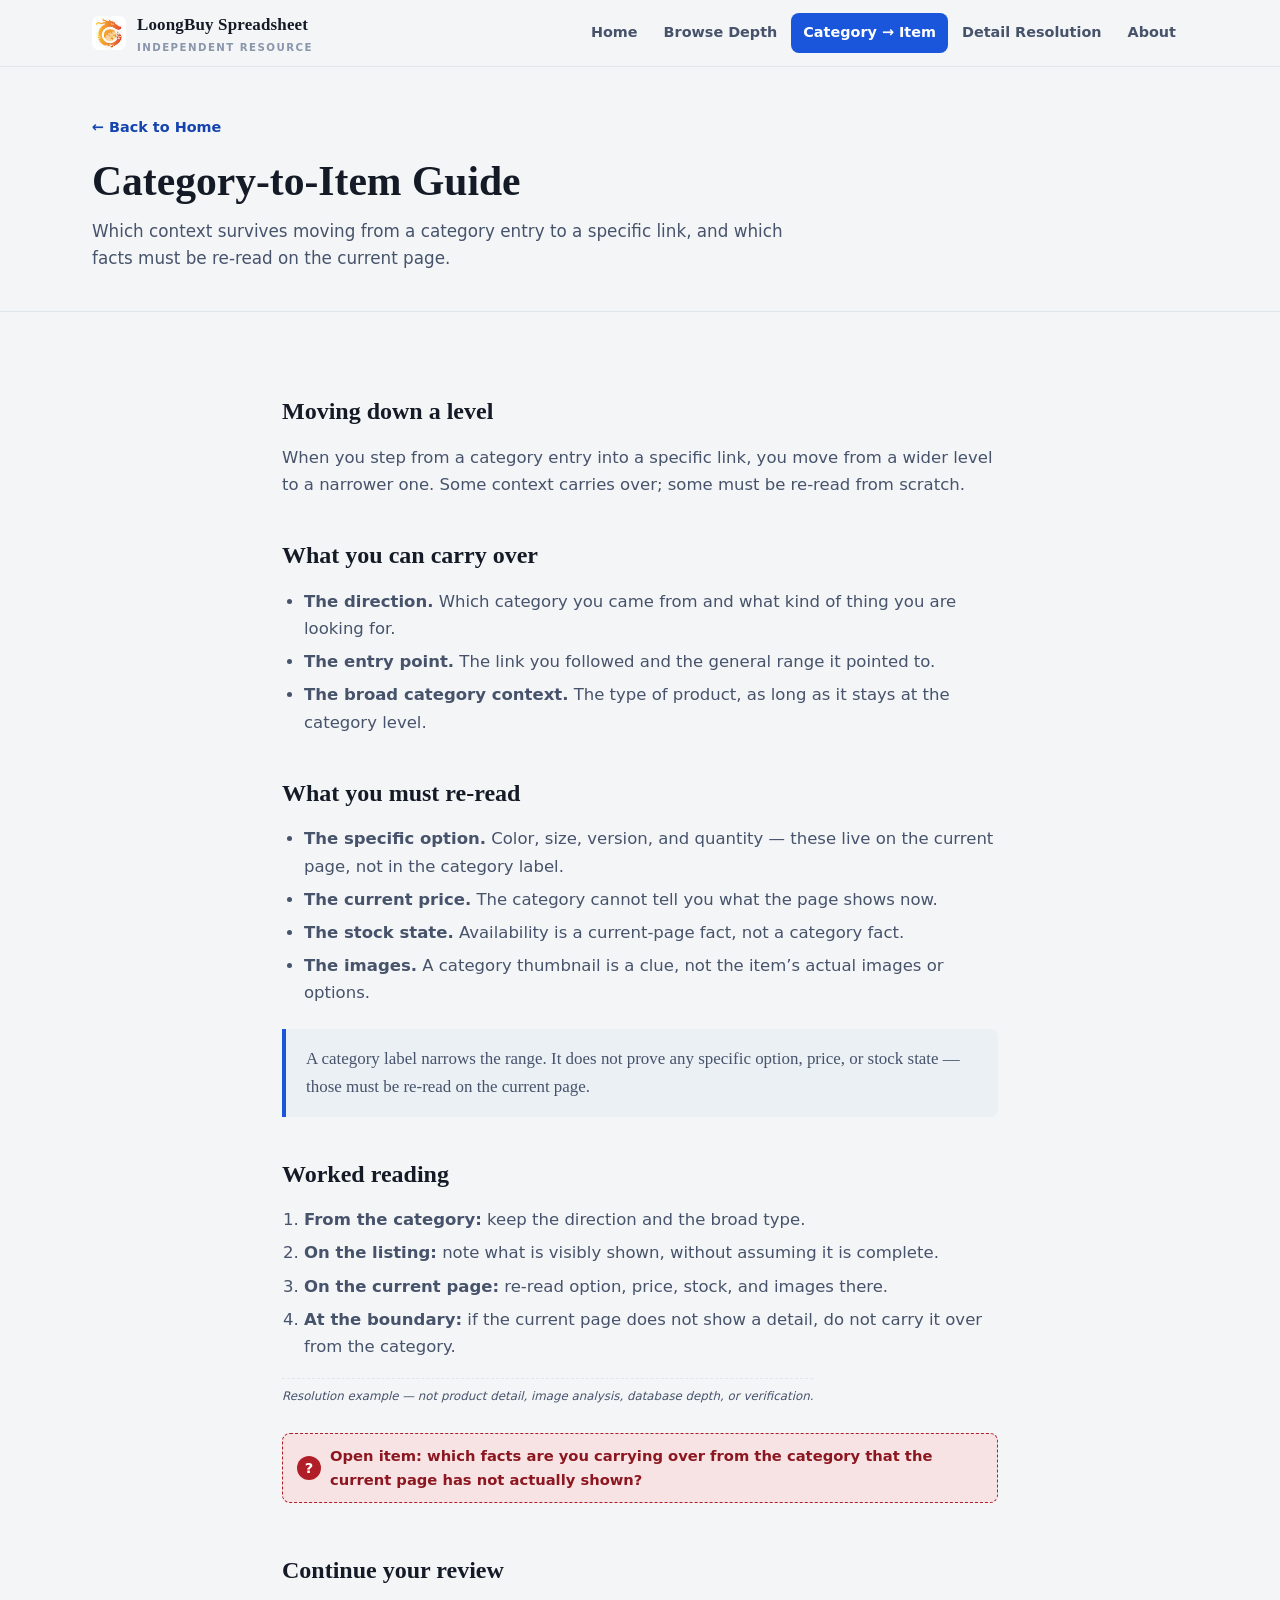
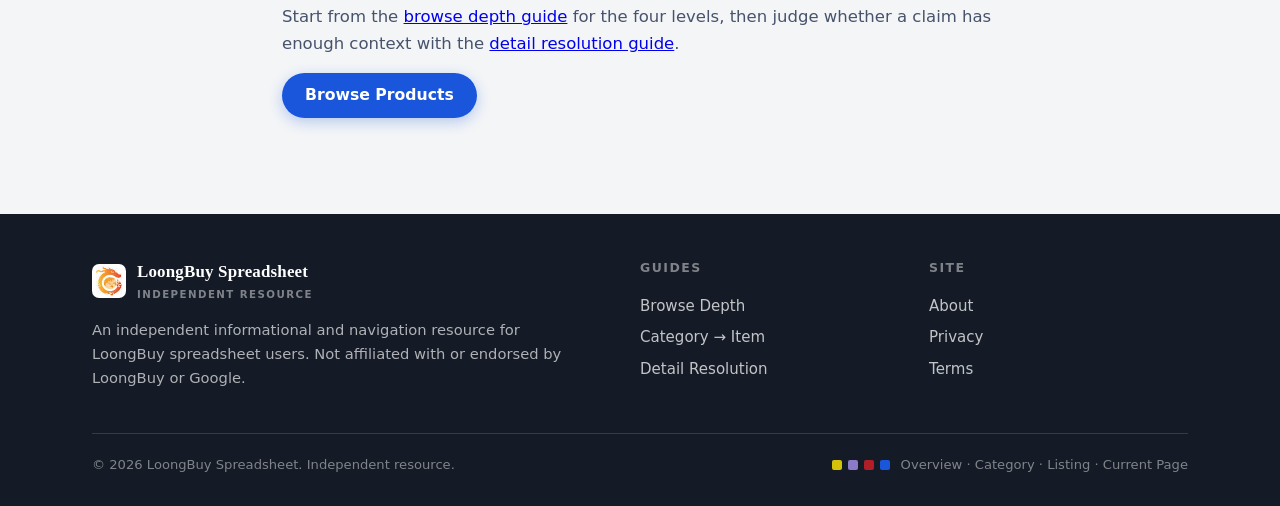
<file: category-to-item-guide/index.html>
<!DOCTYPE html>
<html lang="en">
<head>
  <meta charset="UTF-8">
  <meta name="viewport" content="width=device-width, initial-scale=1.0">
  <title>Category-to-Item Guide | LoongBuy Spreadsheet</title>
  <meta name="description" content="Which context survives moving from a LoongBuy category entry to a specific link, and which facts must be re-read on the current page.">
  <link rel="canonical" href="https://repglide.github.io/loongbuy-spreadsheet/category-to-item-guide/">
  <link rel="icon" type="image/png" href="../assets/images/favicon.png">
  <link rel="stylesheet" href="../assets/css/styles.css">

  <meta property="og:type" content="article">
  <meta property="og:url" content="https://repglide.github.io/loongbuy-spreadsheet/category-to-item-guide/">
  <meta property="og:title" content="Category-to-Item Guide | LoongBuy Spreadsheet">
  <meta property="og:description" content="Which context survives moving from a category to a specific link, and which facts must be re-read.">
  <meta name="twitter:card" content="summary">

  <script type="application/ld+json">
  {
    "@context": "https://schema.org",
    "@graph": [
      { "@type": "WebSite", "@id": "https://repglide.github.io/loongbuy-spreadsheet/#website", "url": "https://repglide.github.io/loongbuy-spreadsheet/", "name": "LoongBuy Spreadsheet & Browse-Depth Guide" },
      { "@type": "BreadcrumbList", "itemListElement": [
        { "@type": "ListItem", "position": 1, "name": "Home", "item": "https://repglide.github.io/loongbuy-spreadsheet/" },
        { "@type": "ListItem", "position": 2, "name": "Category-to-Item Guide", "item": "https://repglide.github.io/loongbuy-spreadsheet/category-to-item-guide/" }
      ]},
      { "@type": "Article", "@id": "https://repglide.github.io/loongbuy-spreadsheet/category-to-item-guide/#article", "headline": "Category-to-Item Guide", "description": "Which context survives moving from a LoongBuy category entry to a specific link, and which facts must be re-read on the current page.", "isPartOf": { "@id": "https://repglide.github.io/loongbuy-spreadsheet/#website" } }
    ]
  }
  </script>
</head>
<body>
  <a href="#main-content" class="skip-link">Skip to main content</a>

  <header class="site-header">
    <div class="container header-inner">
      <a href="../index.html" class="brand" aria-label="LoongBuy Spreadsheet Home">
        <img src="../assets/images/logo.png" alt="LoongBuy logo" width="34" height="34">
        <span class="brand-name">LoongBuy Spreadsheet<small>Independent Resource</small></span>
      </a>
      <button class="mobile-nav-toggle" aria-expanded="false" aria-label="Toggle navigation menu">
        <svg viewBox="0 0 24 24" fill="none" stroke="currentColor" stroke-width="2" width="22" height="22"><line x1="3" y1="6" x2="21" y2="6"></line><line x1="3" y1="12" x2="21" y2="12"></line><line x1="3" y1="18" x2="21" y2="18"></line></svg>
      </button>
      <nav class="main-nav" aria-label="Primary Navigation">
        <ul>
          <li><a href="../index.html">Home</a></li>
          <li><a href="../browse-depth-guide/">Browse Depth</a></li>
          <li><a href="../category-to-item-guide/" class="active">Category &rarr; Item</a></li>
          <li><a href="../detail-resolution-guide/">Detail Resolution</a></li>
          <li><a href="../about/">About</a></li>
        </ul>
      </nav>
    </div>
  </header>

  <main id="main-content">
    <section class="page-hero">
      <div class="container">
        <a class="back-link" href="../index.html">&larr; Back to Home</a>
        <h1>Category-to-Item Guide</h1>
        <p>Which context survives moving from a category entry to a specific link, and which facts must be re-read on the current page.</p>
      </div>
    </section>

    <div class="article-paper">
      <div class="article-body">
        <h2>Moving down a level</h2>
        <p>When you step from a category entry into a specific link, you move from a wider level to a narrower one. Some context carries over; some must be re-read from scratch.</p>

        <h2>What you can carry over</h2>
        <ul>
          <li><strong>The direction.</strong> Which category you came from and what kind of thing you are looking for.</li>
          <li><strong>The entry point.</strong> The link you followed and the general range it pointed to.</li>
          <li><strong>The broad category context.</strong> The type of product, as long as it stays at the category level.</li>
        </ul>

        <h2>What you must re-read</h2>
        <ul>
          <li><strong>The specific option.</strong> Color, size, version, and quantity &mdash; these live on the current page, not in the category label.</li>
          <li><strong>The current price.</strong> The category cannot tell you what the page shows now.</li>
          <li><strong>The stock state.</strong> Availability is a current-page fact, not a category fact.</li>
          <li><strong>The images.</strong> A category thumbnail is a clue, not the item&rsquo;s actual images or options.</li>
        </ul>

        <blockquote>A category label narrows the range. It does not prove any specific option, price, or stock state &mdash; those must be re-read on the current page.</blockquote>

        <h2>Worked reading</h2>
        <ol>
          <li><strong>From the category:</strong> keep the direction and the broad type.</li>
          <li><strong>On the listing:</strong> note what is visibly shown, without assuming it is complete.</li>
          <li><strong>On the current page:</strong> re-read option, price, stock, and images there.</li>
          <li><strong>At the boundary:</strong> if the current page does not show a detail, do not carry it over from the category.</li>
        </ol>
        <p class="example-flag">Resolution example &mdash; not product detail, image analysis, database depth, or verification.</p>

        <div class="open-note"><span class="qmark">?</span>Open item: which facts are you carrying over from the category that the current page has not actually shown?</div>

        <h2>Continue your review</h2>
        <p>Start from the <a href="../browse-depth-guide/">browse depth guide</a> for the four levels, then judge whether a claim has enough context with the <a href="../detail-resolution-guide/">detail resolution guide</a>.</p>
        <p><a href="https://repglide.com/?agent=loongbuy" class="btn btn-primary" target="_blank" rel="nofollow noopener">Browse Products</a></p>
      </div>
    </div>
  </main>

  <footer class="site-footer">
    <div class="container">
      <div class="footer-grid">
        <div class="footer-brand">
          <a href="../index.html" class="brand" aria-label="LoongBuy Spreadsheet Home">
            <img src="../assets/images/logo.png" alt="LoongBuy logo" width="30" height="30">
            <span class="brand-name">LoongBuy Spreadsheet<small>Independent Resource</small></span>
          </a>
          <p>An independent informational and navigation resource for LoongBuy spreadsheet users. Not affiliated with or endorsed by LoongBuy or Google.</p>
        </div>
        <div class="footer-col">
          <h4>Guides</h4>
          <ul>
            <li><a href="../browse-depth-guide/">Browse Depth</a></li>
            <li><a href="../category-to-item-guide/">Category &rarr; Item</a></li>
            <li><a href="../detail-resolution-guide/">Detail Resolution</a></li>
          </ul>
        </div>
        <div class="footer-col">
          <h4>Site</h4>
          <ul>
            <li><a href="../about/">About</a></li>
            <li><a href="../privacy/">Privacy</a></li>
            <li><a href="../terms/">Terms</a></li>
          </ul>
        </div>
      </div>
      <div class="footer-bottom">
        <span>&copy; <span id="year">2026</span> LoongBuy Spreadsheet. Independent resource.</span>
        <span class="depth-swatch-row"><i style="background:var(--citron)"></i><i style="background:var(--lavender)"></i><i style="background:var(--crimson)"></i><i style="background:var(--cobalt)"></i>&nbsp;Overview · Category · Listing · Current Page</span>
      </div>
    </div>
  </footer>

  <script src="../assets/js/main.js"></script>
</body>
</html>
</file>
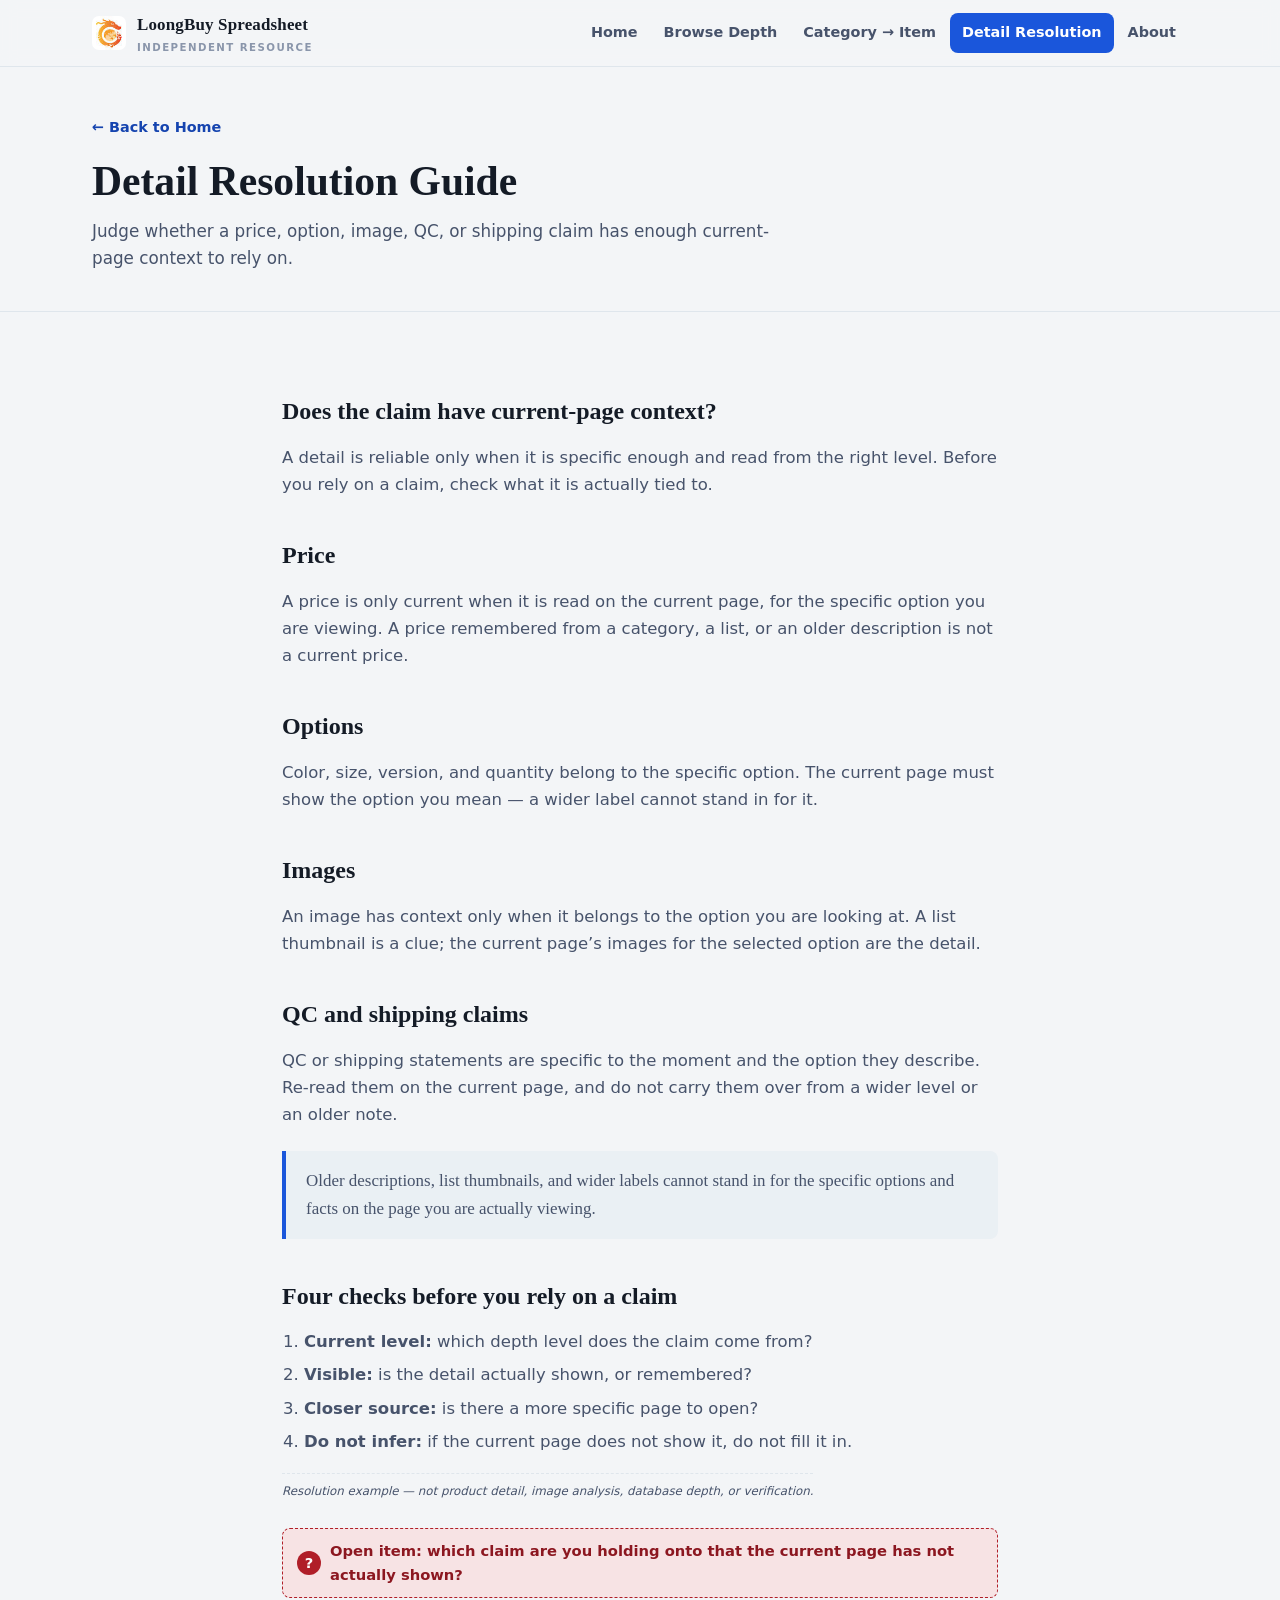
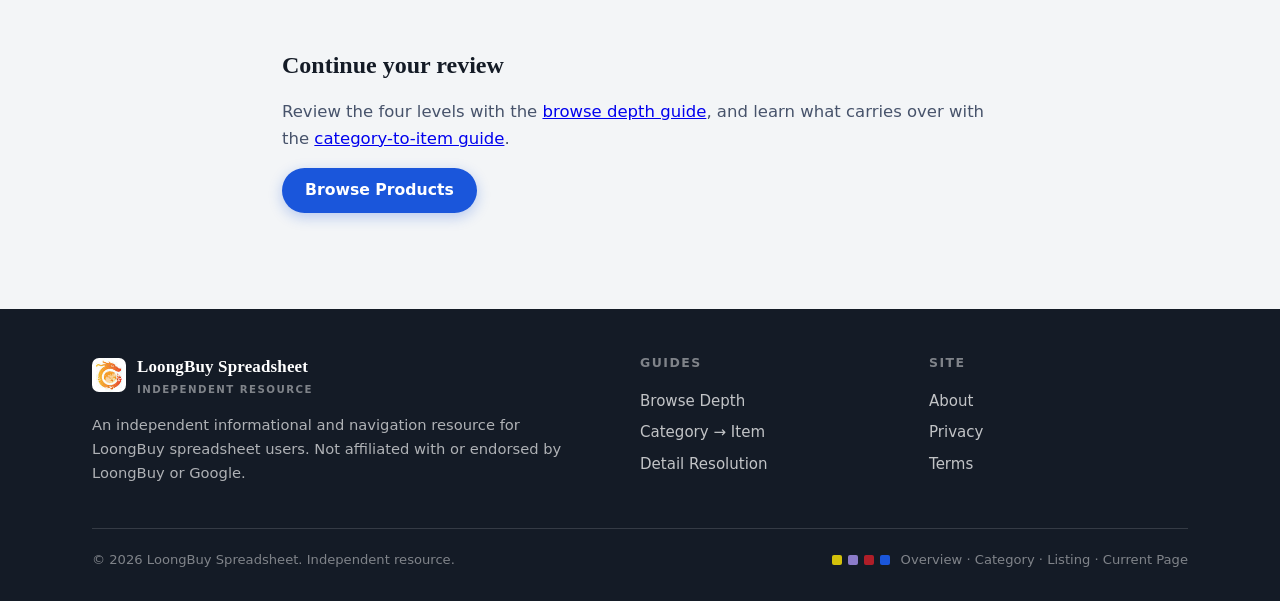
<file: detail-resolution-guide/index.html>
<!DOCTYPE html>
<html lang="en">
<head>
  <meta charset="UTF-8">
  <meta name="viewport" content="width=device-width, initial-scale=1.0">
  <title>Detail Resolution Guide | LoongBuy Spreadsheet</title>
  <meta name="description" content="Judge whether a LoongBuy price, option, image, QC, or shipping claim has enough current-page context to rely on.">
  <link rel="canonical" href="https://repglide.github.io/loongbuy-spreadsheet/detail-resolution-guide/">
  <link rel="icon" type="image/png" href="../assets/images/favicon.png">
  <link rel="stylesheet" href="../assets/css/styles.css">

  <meta property="og:type" content="article">
  <meta property="og:url" content="https://repglide.github.io/loongbuy-spreadsheet/detail-resolution-guide/">
  <meta property="og:title" content="Detail Resolution Guide | LoongBuy Spreadsheet">
  <meta property="og:description" content="Judge whether a price, option, image, QC, or shipping claim has enough current-page context to rely on.">
  <meta name="twitter:card" content="summary">

  <script type="application/ld+json">
  {
    "@context": "https://schema.org",
    "@graph": [
      { "@type": "WebSite", "@id": "https://repglide.github.io/loongbuy-spreadsheet/#website", "url": "https://repglide.github.io/loongbuy-spreadsheet/", "name": "LoongBuy Spreadsheet & Browse-Depth Guide" },
      { "@type": "BreadcrumbList", "itemListElement": [
        { "@type": "ListItem", "position": 1, "name": "Home", "item": "https://repglide.github.io/loongbuy-spreadsheet/" },
        { "@type": "ListItem", "position": 2, "name": "Detail Resolution Guide", "item": "https://repglide.github.io/loongbuy-spreadsheet/detail-resolution-guide/" }
      ]},
      { "@type": "Article", "@id": "https://repglide.github.io/loongbuy-spreadsheet/detail-resolution-guide/#article", "headline": "Detail Resolution Guide", "description": "Judge whether a LoongBuy price, option, image, QC, or shipping claim has enough current-page context to rely on.", "isPartOf": { "@id": "https://repglide.github.io/loongbuy-spreadsheet/#website" } }
    ]
  }
  </script>
</head>
<body>
  <a href="#main-content" class="skip-link">Skip to main content</a>

  <header class="site-header">
    <div class="container header-inner">
      <a href="../index.html" class="brand" aria-label="LoongBuy Spreadsheet Home">
        <img src="../assets/images/logo.png" alt="LoongBuy logo" width="34" height="34">
        <span class="brand-name">LoongBuy Spreadsheet<small>Independent Resource</small></span>
      </a>
      <button class="mobile-nav-toggle" aria-expanded="false" aria-label="Toggle navigation menu">
        <svg viewBox="0 0 24 24" fill="none" stroke="currentColor" stroke-width="2" width="22" height="22"><line x1="3" y1="6" x2="21" y2="6"></line><line x1="3" y1="12" x2="21" y2="12"></line><line x1="3" y1="18" x2="21" y2="18"></line></svg>
      </button>
      <nav class="main-nav" aria-label="Primary Navigation">
        <ul>
          <li><a href="../index.html">Home</a></li>
          <li><a href="../browse-depth-guide/">Browse Depth</a></li>
          <li><a href="../category-to-item-guide/">Category &rarr; Item</a></li>
          <li><a href="../detail-resolution-guide/" class="active">Detail Resolution</a></li>
          <li><a href="../about/">About</a></li>
        </ul>
      </nav>
    </div>
  </header>

  <main id="main-content">
    <section class="page-hero">
      <div class="container">
        <a class="back-link" href="../index.html">&larr; Back to Home</a>
        <h1>Detail Resolution Guide</h1>
        <p>Judge whether a price, option, image, QC, or shipping claim has enough current-page context to rely on.</p>
      </div>
    </section>

    <div class="article-paper">
      <div class="article-body">
        <h2>Does the claim have current-page context?</h2>
        <p>A detail is reliable only when it is specific enough and read from the right level. Before you rely on a claim, check what it is actually tied to.</p>

        <h2>Price</h2>
        <p>A price is only current when it is read on the current page, for the specific option you are viewing. A price remembered from a category, a list, or an older description is not a current price.</p>

        <h2>Options</h2>
        <p>Color, size, version, and quantity belong to the specific option. The current page must show the option you mean &mdash; a wider label cannot stand in for it.</p>

        <h2>Images</h2>
        <p>An image has context only when it belongs to the option you are looking at. A list thumbnail is a clue; the current page&rsquo;s images for the selected option are the detail.</p>

        <h2>QC and shipping claims</h2>
        <p>QC or shipping statements are specific to the moment and the option they describe. Re-read them on the current page, and do not carry them over from a wider level or an older note.</p>

        <blockquote>Older descriptions, list thumbnails, and wider labels cannot stand in for the specific options and facts on the page you are actually viewing.</blockquote>

        <h2>Four checks before you rely on a claim</h2>
        <ol>
          <li><strong>Current level:</strong> which depth level does the claim come from?</li>
          <li><strong>Visible:</strong> is the detail actually shown, or remembered?</li>
          <li><strong>Closer source:</strong> is there a more specific page to open?</li>
          <li><strong>Do not infer:</strong> if the current page does not show it, do not fill it in.</li>
        </ol>
        <p class="example-flag">Resolution example &mdash; not product detail, image analysis, database depth, or verification.</p>

        <div class="open-note"><span class="qmark">?</span>Open item: which claim are you holding onto that the current page has not actually shown?</div>

        <h2>Continue your review</h2>
        <p>Review the four levels with the <a href="../browse-depth-guide/">browse depth guide</a>, and learn what carries over with the <a href="../category-to-item-guide/">category-to-item guide</a>.</p>
        <p><a href="https://repglide.com/?agent=loongbuy" class="btn btn-primary" target="_blank" rel="nofollow noopener">Browse Products</a></p>
      </div>
    </div>
  </main>

  <footer class="site-footer">
    <div class="container">
      <div class="footer-grid">
        <div class="footer-brand">
          <a href="../index.html" class="brand" aria-label="LoongBuy Spreadsheet Home">
            <img src="../assets/images/logo.png" alt="LoongBuy logo" width="30" height="30">
            <span class="brand-name">LoongBuy Spreadsheet<small>Independent Resource</small></span>
          </a>
          <p>An independent informational and navigation resource for LoongBuy spreadsheet users. Not affiliated with or endorsed by LoongBuy or Google.</p>
        </div>
        <div class="footer-col">
          <h4>Guides</h4>
          <ul>
            <li><a href="../browse-depth-guide/">Browse Depth</a></li>
            <li><a href="../category-to-item-guide/">Category &rarr; Item</a></li>
            <li><a href="../detail-resolution-guide/">Detail Resolution</a></li>
          </ul>
        </div>
        <div class="footer-col">
          <h4>Site</h4>
          <ul>
            <li><a href="../about/">About</a></li>
            <li><a href="../privacy/">Privacy</a></li>
            <li><a href="../terms/">Terms</a></li>
          </ul>
        </div>
      </div>
      <div class="footer-bottom">
        <span>&copy; <span id="year">2026</span> LoongBuy Spreadsheet. Independent resource.</span>
        <span class="depth-swatch-row"><i style="background:var(--citron)"></i><i style="background:var(--lavender)"></i><i style="background:var(--crimson)"></i><i style="background:var(--cobalt)"></i>&nbsp;Overview · Category · Listing · Current Page</span>
      </div>
    </div>
  </footer>

  <script src="../assets/js/main.js"></script>
</body>
</html>
</file>
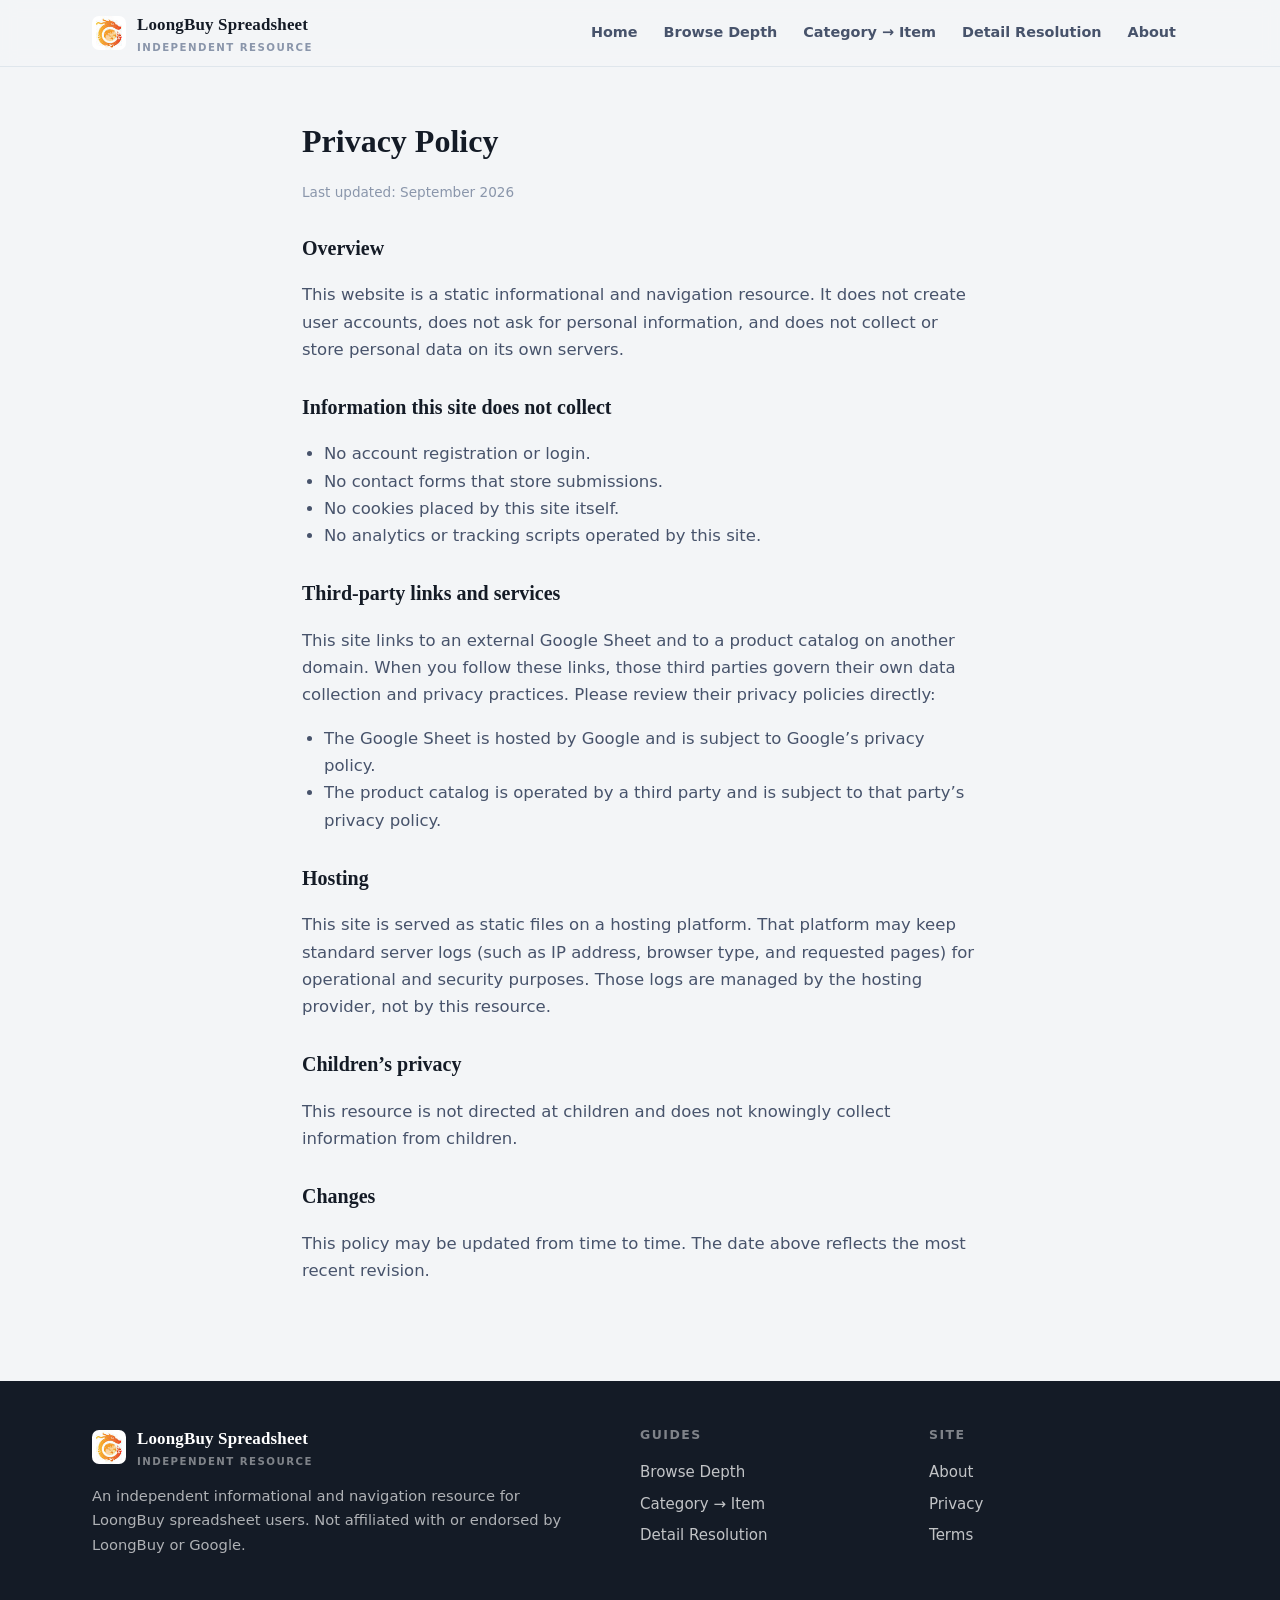
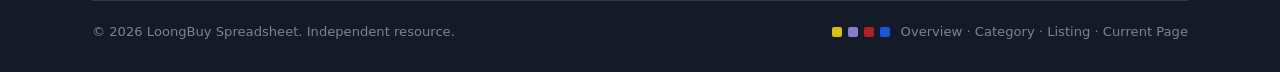
<file: privacy/index.html>
<!DOCTYPE html>
<html lang="en">
<head>
  <meta charset="UTF-8">
  <meta name="viewport" content="width=device-width, initial-scale=1.0">
  <title>Privacy Policy | LoongBuy Spreadsheet</title>
  <meta name="description" content="Privacy policy for the LoongBuy Spreadsheet independent resource.">
  <link rel="canonical" href="https://repglide.github.io/loongbuy-spreadsheet/privacy/">
  <link rel="icon" type="image/png" href="../assets/images/favicon.png">
  <link rel="stylesheet" href="../assets/css/styles.css">
  <meta name="robots" content="index, follow">
</head>
<body>
  <a href="#main-content" class="skip-link">Skip to main content</a>

  <header class="site-header">
    <div class="container header-inner">
      <a href="../index.html" class="brand" aria-label="LoongBuy Spreadsheet Home">
        <img src="../assets/images/logo.png" alt="LoongBuy logo" width="34" height="34">
        <span class="brand-name">LoongBuy Spreadsheet<small>Independent Resource</small></span>
      </a>
      <button class="mobile-nav-toggle" aria-expanded="false" aria-label="Toggle navigation menu">
        <svg viewBox="0 0 24 24" fill="none" stroke="currentColor" stroke-width="2" width="22" height="22"><line x1="3" y1="6" x2="21" y2="6"></line><line x1="3" y1="12" x2="21" y2="12"></line><line x1="3" y1="18" x2="21" y2="18"></line></svg>
      </button>
      <nav class="main-nav" aria-label="Primary Navigation">
        <ul>
          <li><a href="../index.html">Home</a></li>
          <li><a href="../browse-depth-guide/">Browse Depth</a></li>
          <li><a href="../category-to-item-guide/">Category &rarr; Item</a></li>
          <li><a href="../detail-resolution-guide/">Detail Resolution</a></li>
          <li><a href="../about/">About</a></li>
        </ul>
      </nav>
    </div>
  </header>

  <main id="main-content">
    <div class="article-paper">
      <div class="legal-body">
        <h1>Privacy Policy</h1>
        <p class="legal-date">Last updated: September 2026</p>

        <h2>Overview</h2>
        <p>This website is a static informational and navigation resource. It does not create user accounts, does not ask for personal information, and does not collect or store personal data on its own servers.</p>

        <h2>Information this site does not collect</h2>
        <ul>
          <li>No account registration or login.</li>
          <li>No contact forms that store submissions.</li>
          <li>No cookies placed by this site itself.</li>
          <li>No analytics or tracking scripts operated by this site.</li>
        </ul>

        <h2>Third-party links and services</h2>
        <p>This site links to an external Google Sheet and to a product catalog on another domain. When you follow these links, those third parties govern their own data collection and privacy practices. Please review their privacy policies directly:</p>
        <ul>
          <li>The Google Sheet is hosted by Google and is subject to Google&rsquo;s privacy policy.</li>
          <li>The product catalog is operated by a third party and is subject to that party&rsquo;s privacy policy.</li>
        </ul>

        <h2>Hosting</h2>
        <p>This site is served as static files on a hosting platform. That platform may keep standard server logs (such as IP address, browser type, and requested pages) for operational and security purposes. Those logs are managed by the hosting provider, not by this resource.</p>

        <h2>Children&rsquo;s privacy</h2>
        <p>This resource is not directed at children and does not knowingly collect information from children.</p>

        <h2>Changes</h2>
        <p>This policy may be updated from time to time. The date above reflects the most recent revision.</p>
      </div>
    </div>
  </main>

  <footer class="site-footer">
    <div class="container">
      <div class="footer-grid">
        <div class="footer-brand">
          <a href="../index.html" class="brand" aria-label="LoongBuy Spreadsheet Home">
            <img src="../assets/images/logo.png" alt="LoongBuy logo" width="30" height="30">
            <span class="brand-name">LoongBuy Spreadsheet<small>Independent Resource</small></span>
          </a>
          <p>An independent informational and navigation resource for LoongBuy spreadsheet users. Not affiliated with or endorsed by LoongBuy or Google.</p>
        </div>
        <div class="footer-col">
          <h4>Guides</h4>
          <ul>
            <li><a href="../browse-depth-guide/">Browse Depth</a></li>
            <li><a href="../category-to-item-guide/">Category &rarr; Item</a></li>
            <li><a href="../detail-resolution-guide/">Detail Resolution</a></li>
          </ul>
        </div>
        <div class="footer-col">
          <h4>Site</h4>
          <ul>
            <li><a href="../about/">About</a></li>
            <li><a href="../privacy/">Privacy</a></li>
            <li><a href="../terms/">Terms</a></li>
          </ul>
        </div>
      </div>
      <div class="footer-bottom">
        <span>&copy; <span id="year">2026</span> LoongBuy Spreadsheet. Independent resource.</span>
        <span class="depth-swatch-row"><i style="background:var(--citron)"></i><i style="background:var(--lavender)"></i><i style="background:var(--crimson)"></i><i style="background:var(--cobalt)"></i>&nbsp;Overview · Category · Listing · Current Page</span>
      </div>
    </div>
  </footer>

  <script src="../assets/js/main.js"></script>
</body>
</html>
</file>
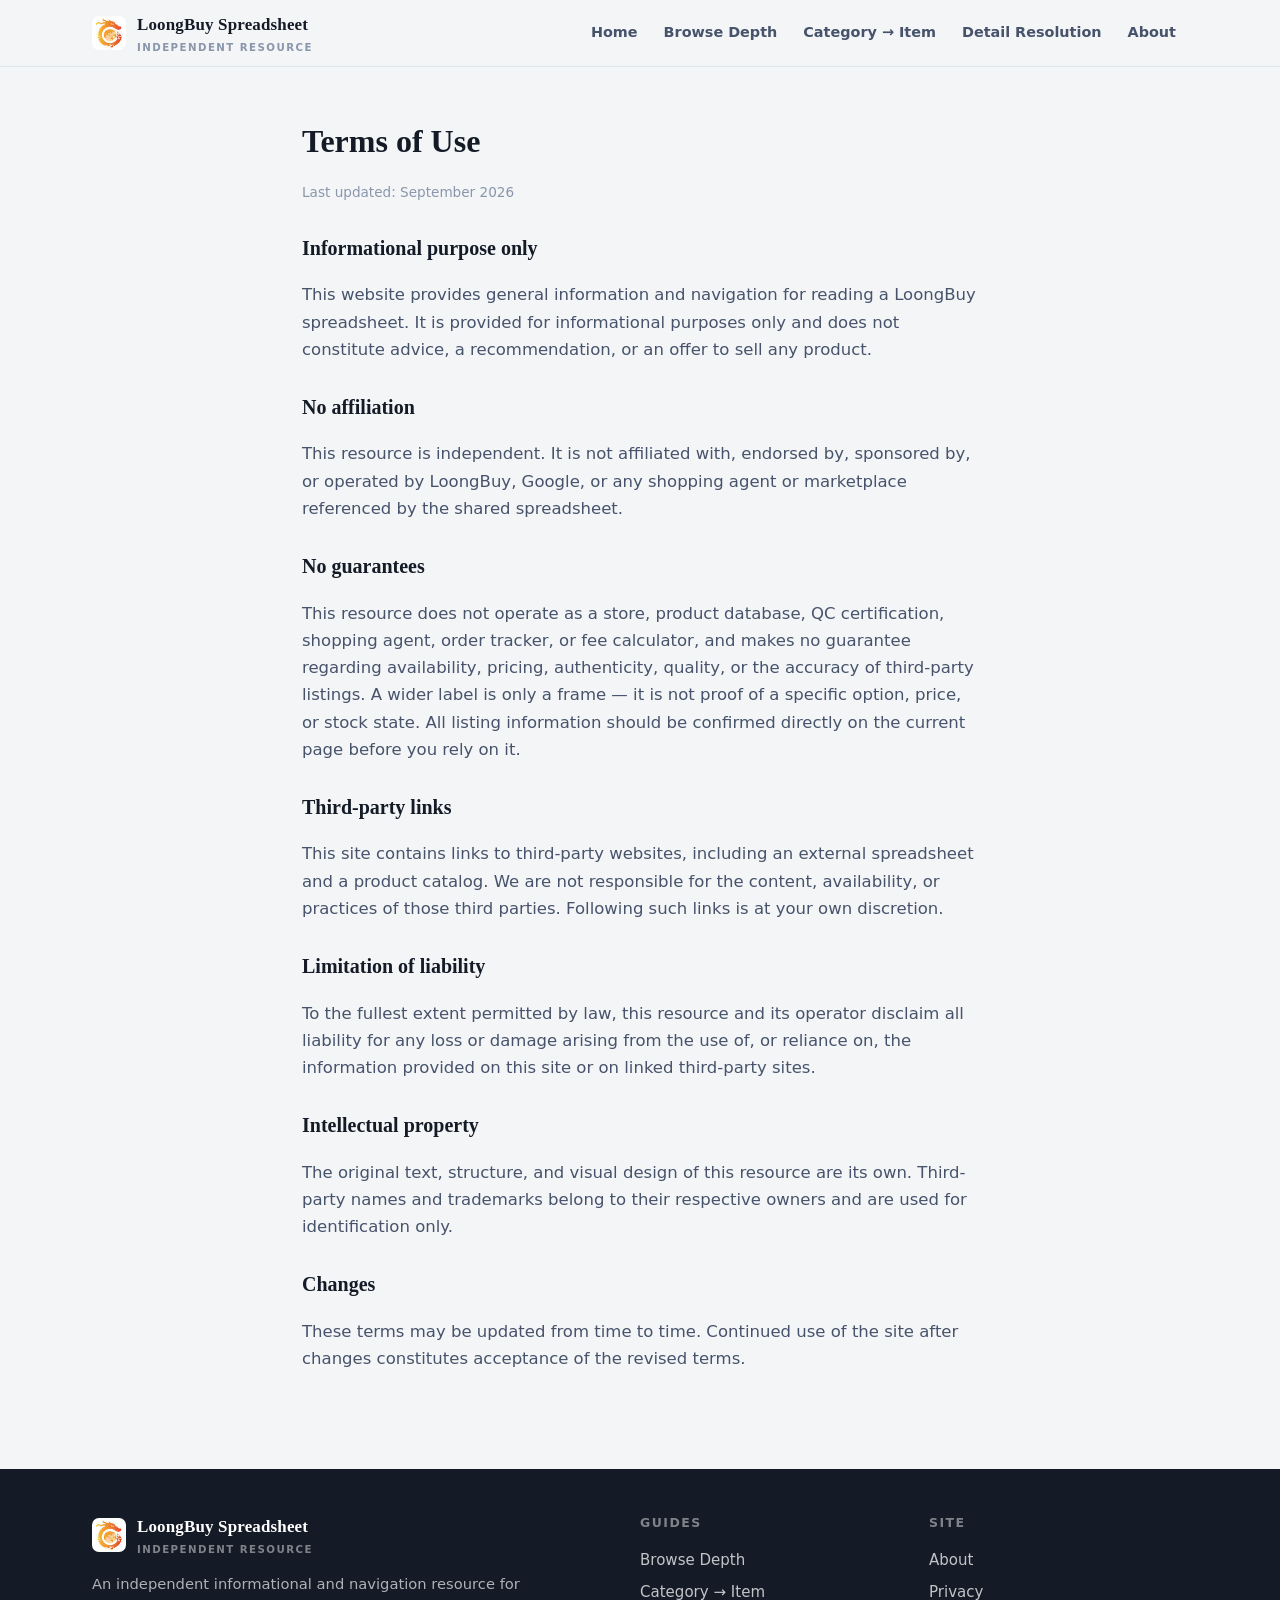
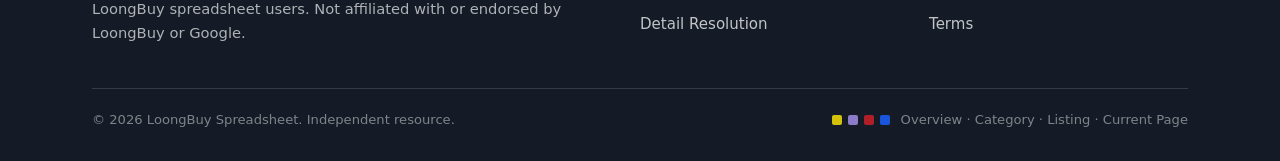
<file: terms/index.html>
<!DOCTYPE html>
<html lang="en">
<head>
  <meta charset="UTF-8">
  <meta name="viewport" content="width=device-width, initial-scale=1.0">
  <title>Terms of Use | LoongBuy Spreadsheet</title>
  <meta name="description" content="Terms of use for the LoongBuy Spreadsheet independent resource.">
  <link rel="canonical" href="https://repglide.github.io/loongbuy-spreadsheet/terms/">
  <link rel="icon" type="image/png" href="../assets/images/favicon.png">
  <link rel="stylesheet" href="../assets/css/styles.css">
  <meta name="robots" content="index, follow">
</head>
<body>
  <a href="#main-content" class="skip-link">Skip to main content</a>

  <header class="site-header">
    <div class="container header-inner">
      <a href="../index.html" class="brand" aria-label="LoongBuy Spreadsheet Home">
        <img src="../assets/images/logo.png" alt="LoongBuy logo" width="34" height="34">
        <span class="brand-name">LoongBuy Spreadsheet<small>Independent Resource</small></span>
      </a>
      <button class="mobile-nav-toggle" aria-expanded="false" aria-label="Toggle navigation menu">
        <svg viewBox="0 0 24 24" fill="none" stroke="currentColor" stroke-width="2" width="22" height="22"><line x1="3" y1="6" x2="21" y2="6"></line><line x1="3" y1="12" x2="21" y2="12"></line><line x1="3" y1="18" x2="21" y2="18"></line></svg>
      </button>
      <nav class="main-nav" aria-label="Primary Navigation">
        <ul>
          <li><a href="../index.html">Home</a></li>
          <li><a href="../browse-depth-guide/">Browse Depth</a></li>
          <li><a href="../category-to-item-guide/">Category &rarr; Item</a></li>
          <li><a href="../detail-resolution-guide/">Detail Resolution</a></li>
          <li><a href="../about/">About</a></li>
        </ul>
      </nav>
    </div>
  </header>

  <main id="main-content">
    <div class="article-paper">
      <div class="legal-body">
        <h1>Terms of Use</h1>
        <p class="legal-date">Last updated: September 2026</p>

        <h2>Informational purpose only</h2>
        <p>This website provides general information and navigation for reading a LoongBuy spreadsheet. It is provided for informational purposes only and does not constitute advice, a recommendation, or an offer to sell any product.</p>

        <h2>No affiliation</h2>
        <p>This resource is independent. It is not affiliated with, endorsed by, sponsored by, or operated by LoongBuy, Google, or any shopping agent or marketplace referenced by the shared spreadsheet.</p>

        <h2>No guarantees</h2>
        <p>This resource does not operate as a store, product database, QC certification, shopping agent, order tracker, or fee calculator, and makes no guarantee regarding availability, pricing, authenticity, quality, or the accuracy of third-party listings. A wider label is only a frame &mdash; it is not proof of a specific option, price, or stock state. All listing information should be confirmed directly on the current page before you rely on it.</p>

        <h2>Third-party links</h2>
        <p>This site contains links to third-party websites, including an external spreadsheet and a product catalog. We are not responsible for the content, availability, or practices of those third parties. Following such links is at your own discretion.</p>

        <h2>Limitation of liability</h2>
        <p>To the fullest extent permitted by law, this resource and its operator disclaim all liability for any loss or damage arising from the use of, or reliance on, the information provided on this site or on linked third-party sites.</p>

        <h2>Intellectual property</h2>
        <p>The original text, structure, and visual design of this resource are its own. Third-party names and trademarks belong to their respective owners and are used for identification only.</p>

        <h2>Changes</h2>
        <p>These terms may be updated from time to time. Continued use of the site after changes constitutes acceptance of the revised terms.</p>
      </div>
    </div>
  </main>

  <footer class="site-footer">
    <div class="container">
      <div class="footer-grid">
        <div class="footer-brand">
          <a href="../index.html" class="brand" aria-label="LoongBuy Spreadsheet Home">
            <img src="../assets/images/logo.png" alt="LoongBuy logo" width="30" height="30">
            <span class="brand-name">LoongBuy Spreadsheet<small>Independent Resource</small></span>
          </a>
          <p>An independent informational and navigation resource for LoongBuy spreadsheet users. Not affiliated with or endorsed by LoongBuy or Google.</p>
        </div>
        <div class="footer-col">
          <h4>Guides</h4>
          <ul>
            <li><a href="../browse-depth-guide/">Browse Depth</a></li>
            <li><a href="../category-to-item-guide/">Category &rarr; Item</a></li>
            <li><a href="../detail-resolution-guide/">Detail Resolution</a></li>
          </ul>
        </div>
        <div class="footer-col">
          <h4>Site</h4>
          <ul>
            <li><a href="../about/">About</a></li>
            <li><a href="../privacy/">Privacy</a></li>
            <li><a href="../terms/">Terms</a></li>
          </ul>
        </div>
      </div>
      <div class="footer-bottom">
        <span>&copy; <span id="year">2026</span> LoongBuy Spreadsheet. Independent resource.</span>
        <span class="depth-swatch-row"><i style="background:var(--citron)"></i><i style="background:var(--lavender)"></i><i style="background:var(--crimson)"></i><i style="background:var(--cobalt)"></i>&nbsp;Overview · Category · Listing · Current Page</span>
      </div>
    </div>
  </footer>

  <script src="../assets/js/main.js"></script>
</body>
</html>
</file>
<file: assets/css/styles.css>
/* ==========================================================================
   LoongBuy Spreadsheet — Browse Depth / Optical Crop Frames theme
   Cool off-white background · deep navy-black text · cobalt blue primary
   accents: deep crimson · bright citron · soft lavender
   Signatures: crop corner · resolution tick · nested window · focus bracket ·
   depth label · detail boundary
   ========================================================================== */

:root {
  /* paper + ink */
  --paper:      #F3F5F7;   /* cool off-white */
  --paper-2:    #EAF0F4;
  --paper-3:    #DFE6EC;
  --card:       #FBFCFD;
  --ink:        #141B26;   /* deep navy-black */
  --ink-soft:   #47536B;
  --ink-faint:  #8A96AB;

  /* accents */
  --cobalt:     #1A56DB;   /* pure cobalt — primary */
  --cobalt-d:   #1544AF;
  --cobalt-s:   #E4EBFB;
  --crimson:    #B01E28;   /* deep red */
  --crimson-d:  #8C1720;
  --crimson-s:  #F7E3E4;
  --citron:     #D3C10A;   /* bright citron */
  --citron-d:   #A89A06;
  --citron-s:   #F8F4C8;
  --lavender:   #8B7BC9;   /* soft lavender */
  --lavender-d: #6E5EB0;
  --lavender-s: #ECE9F7;

  --line:       #DFE6EC;
  --line-soft:  #E9EEF3;

  /* typography */
  --serif: Georgia, 'Times New Roman', Times, serif;
  --sans: system-ui, -apple-system, 'Segoe UI', Roboto, Helvetica, Arial, sans-serif;
  --mono: ui-monospace, SFMono-Regular, 'SF Mono', Menlo, Consolas, monospace;

  /* geometry */
  --radius: 12px;
  --radius-sm: 8px;
  --container: 1140px;
  --shadow-sm: 0 1px 2px rgba(20, 27, 38, 0.05), 0 2px 8px rgba(20, 27, 38, 0.06);
  --shadow-md: 0 4px 14px rgba(20, 27, 38, 0.10), 0 12px 30px rgba(20, 27, 38, 0.09);
}

* { box-sizing: border-box; }
html { scroll-behavior: smooth; -webkit-text-size-adjust: 100%; }

body {
  margin: 0;
  font-family: var(--sans);
  font-size: 16.5px;
  line-height: 1.65;
  color: var(--ink);
  background: var(--paper);
  -webkit-font-smoothing: antialiased;
  text-rendering: optimizeLegibility;
}

/* ---------- accessibility ---------- */
.skip-link { position: absolute; left: -9999px; top: 0; background: var(--cobalt); color: #fff; padding: 10px 16px; z-index: 200; border-radius: 0 0 var(--radius-sm) 0; }
.skip-link:focus { left: 0; }
:focus-visible { outline: 3px solid var(--cobalt); outline-offset: 2px; border-radius: 3px; }
.visually-hidden { position: absolute !important; width: 1px; height: 1px; margin: -1px; padding: 0; border: 0; overflow: hidden; clip: rect(0 0 0 0); white-space: nowrap; }

/* ---------- layout ---------- */
.container { max-width: var(--container); margin: 0 auto; padding: 0 22px; }

/* ---------- header (cool off-white) ---------- */
.site-header { position: sticky; top: 0; z-index: 100; background: rgba(243, 245, 247, 0.92); backdrop-filter: saturate(120%) blur(8px); border-bottom: 1px solid var(--line); }
.header-inner { display: flex; align-items: center; gap: 20px; height: 66px; }
.brand { display: flex; align-items: center; gap: 11px; text-decoration: none; color: var(--ink); }
.brand img { width: 34px; height: 34px; display: block; border-radius: 7px; }
.brand-name { font-family: var(--serif); font-weight: 700; font-size: 1.06rem; letter-spacing: 0.01em; }
.brand-name small { display: block; font-family: var(--sans); font-weight: 600; font-size: 0.64rem; color: var(--ink-faint); letter-spacing: 0.14em; text-transform: uppercase; }

.main-nav { margin-left: auto; }
.main-nav ul { display: flex; align-items: center; gap: 2px; list-style: none; margin: 0; padding: 0; }
.main-nav a { display: block; padding: 8px 12px; text-decoration: none; color: var(--ink-soft); font-weight: 600; font-size: 0.9rem; border-radius: var(--radius-sm); }
.main-nav a:hover { background: var(--paper-2); color: var(--ink); }
.main-nav a.active { color: #fff; background: var(--cobalt); }

.mobile-nav-toggle { display: none; margin-left: auto; width: 44px; height: 44px; border: 1px solid var(--line); background: var(--paper-2); border-radius: var(--radius-sm); cursor: pointer; color: var(--ink); }
.mobile-nav-toggle svg { display: block; margin: 0 auto; }

@media (max-width: 900px) {
  .main-nav { display: none; }
  .mobile-nav-toggle { display: block; }
  .main-nav.open { display: block; position: absolute; left: 0; right: 0; top: 66px; background: var(--paper-2); border-bottom: 1px solid var(--line); box-shadow: var(--shadow-md); }
  .main-nav.open ul { flex-direction: column; align-items: stretch; gap: 2px; padding: 8px; }
  .main-nav.open a { padding: 12px 14px; }
}

/* ---------- buttons ---------- */
.btn { display: inline-flex; align-items: center; justify-content: center; gap: 8px; padding: 12px 22px; border-radius: 999px; text-decoration: none; font-weight: 700; font-size: 0.98rem; line-height: 1.2; border: 1.5px solid transparent; transition: transform 0.12s ease, box-shadow 0.12s ease, background 0.12s ease; }
.btn:active { transform: translateY(1px); }
.btn-primary { background: var(--cobalt); color: #fff; box-shadow: 0 4px 14px rgba(26, 86, 219, 0.28); }
.btn-primary:hover { background: var(--cobalt-d); box-shadow: 0 6px 18px rgba(26, 86, 219, 0.36); }
.btn-secondary { background: var(--card); color: var(--ink); border-color: var(--line); box-shadow: var(--shadow-sm); }
.btn-secondary:hover { border-color: var(--ink-soft); }
.btn-ghost { background: transparent; color: var(--ink); border-color: var(--line); }
.btn-ghost:hover { border-color: var(--ink-soft); background: var(--paper-2); }
.btn-sm { padding: 9px 16px; font-size: 0.88rem; }

/* ---------- hero (cool off-white) ---------- */
.hero-section { padding: 52px 0 40px; position: relative; overflow: hidden; background:
  radial-gradient(circle at 88% 6%, var(--cobalt-s) 0, transparent 44%),
  radial-gradient(circle at 4% 92%, var(--lavender-s) 0, transparent 40%),
  radial-gradient(circle at 98% 96%, var(--citron-s) 0, transparent 32%),
  var(--paper); }
.hero-grid { display: grid; grid-template-columns: 1.02fr 0.98fr; gap: 44px; align-items: center; }
.hero-badge { display: inline-flex; align-items: center; gap: 8px; padding: 5px 13px; border-radius: 999px; background: var(--cobalt-s); color: var(--cobalt-d); font-weight: 700; font-size: 0.76rem; letter-spacing: 0.08em; text-transform: uppercase; }
.hero-badge::before { content: ""; width: 8px; height: 8px; background: var(--cobalt); }
.hero-title { font-family: var(--serif); font-size: clamp(2.0rem, 4.4vw, 3.0rem); line-height: 1.12; color: var(--ink); margin: 18px 0 16px; font-weight: 700; }
.hero-title em { font-style: normal; color: var(--cobalt); }
.hero-description { font-size: 1.08rem; color: var(--ink-soft); max-width: 34em; margin: 0 0 26px; }
.hero-actions { display: flex; flex-wrap: wrap; gap: 12px; }
.hero-marker-note { margin-top: 20px; font-family: var(--mono); font-size: 0.74rem; letter-spacing: 0.04em; color: var(--ink-faint); }
.hero-marker-note span { display: inline-block; width: 10px; height: 10px; margin-right: 5px; border-radius: 2px; vertical-align: -1px; }

/* ---------- hero crop-frame stage ---------- */
.hero-visual { position: relative; min-height: 360px; }
.crop-stage { position: relative; width: 100%; max-width: 420px; margin: 0 auto; height: 360px; }
.crop-frame { position: absolute; border: 1.5px solid; background: transparent; }
.crop-frame .depth-tag { position: absolute; top: -10px; left: 12px; font-family: var(--mono); font-size: 0.62rem; font-weight: 800; letter-spacing: 0.1em; text-transform: uppercase; padding: 2px 8px; border-radius: 4px; background: var(--card); }

/* nested, slightly offset frames — each level crops tighter than the last */
.cf-overview { inset: 6px 14px 10px 6px; border-color: var(--citron); }
.cf-overview .depth-tag { color: var(--citron-d); border: 1px solid var(--citron); }
.cf-category { inset: 40px 44px 44px 40px; border-color: var(--lavender); }
.cf-category .depth-tag { color: var(--lavender-d); border: 1px solid var(--lavender); }
.cf-listing  { inset: 78px 84px 82px 78px; border-color: var(--crimson); }
.cf-listing .depth-tag  { color: var(--crimson-d); border: 1px solid var(--crimson); }
.cf-current  { inset: 122px 128px 126px 122px; border-color: var(--cobalt); }
.cf-current .depth-tag  { color: var(--cobalt-d); border: 1px solid var(--cobalt); }

/* crop corner ticks on the two outer frames */
.cf-overview::before, .cf-overview::after,
.cf-current::before, .cf-current::after { content: ""; position: absolute; width: 12px; height: 12px; }
.cf-overview::before { top: -2px; left: -2px; border-top: 3px solid var(--citron); border-left: 3px solid var(--citron); }
.cf-overview::after  { bottom: -2px; right: -2px; border-bottom: 3px solid var(--citron); border-right: 3px solid var(--citron); }
.cf-current::before  { top: -2px; left: -2px; border-top: 3px solid var(--cobalt); border-left: 3px solid var(--cobalt); }
.cf-current::after   { bottom: -2px; right: -2px; border-bottom: 3px solid var(--cobalt); border-right: 3px solid var(--cobalt); }

/* abstract geometric mark at center — no product image, no brand logo */
.crop-mark { position: absolute; inset: 148px 154px; display: grid; place-items: center; }
.crop-mark svg { width: 100%; height: 100%; }

@media (max-width: 900px) {
  .hero-grid { grid-template-columns: 1fr; gap: 26px; }
  .hero-section { padding-top: 34px; }
  .hero-visual { min-height: 320px; }
  .crop-stage { height: 320px; }
  .crop-mark { inset: 130px 136px; }
}

/* ---------- section scaffolding ---------- */
.section { padding: 46px 0; }
.section-alt { background: var(--paper-2); }
.section-header { max-width: 700px; margin: 0 auto 34px; text-align: center; }
.eyebrow { display: inline-block; font-size: 0.76rem; font-weight: 700; letter-spacing: 0.14em; text-transform: uppercase; color: var(--cobalt-d); }
.section-title { font-family: var(--serif); font-size: clamp(1.6rem, 3.4vw, 2.15rem); color: var(--ink); margin: 10px 0 12px; line-height: 1.2; }
.section-lead { color: var(--ink-soft); font-size: 1.02rem; margin: 0; }

/* ---------- category grid (editorial crop windows) ---------- */
.categories-section { padding-top: 10px; }
.crop-grid { display: grid; grid-template-columns: repeat(4, 1fr); gap: 14px; }
.crop-window {
  position: relative; display: flex; flex-direction: column; gap: 8px;
  background: var(--card); border: 1px solid var(--line); border-radius: 10px;
  padding: 15px 15px 14px; text-decoration: none; color: var(--ink);
  box-shadow: var(--shadow-sm);
  transition: transform 0.14s ease, box-shadow 0.14s ease, border-color 0.14s ease;
}
.crop-window:hover { transform: translateY(-3px); box-shadow: var(--shadow-md); border-color: var(--ink-faint); }
.crop-window .crop-top { display: flex; align-items: center; gap: 9px; }
.crop-num { font-family: var(--mono); font-size: 0.68rem; font-weight: 800; letter-spacing: 0.08em; color: var(--ink-faint); }

/* crop corners — two diagonal L-brackets, one per accent (editorial window) */
.crop-window::before, .crop-window::after { content: ""; position: absolute; width: 10px; height: 10px; pointer-events: none; opacity: 0.85; }
.crop-window::before { top: -1px; left: -1px; border-top: 2px solid var(--cobalt); border-left: 2px solid var(--cobalt); border-top-left-radius: 8px; }
.crop-window::after  { bottom: -1px; right: -1px; border-bottom: 2px solid var(--cobalt); border-right: 2px solid var(--cobalt); border-bottom-right-radius: 8px; }
.crop-window.n1::before, .crop-window.n1::after { border-color: var(--cobalt); }
.crop-window.n2::before, .crop-window.n2::after { border-color: var(--crimson); }
.crop-window.n3::before, .crop-window.n3::after { border-color: var(--citron); }
.crop-window.n4::before, .crop-window.n4::after { border-color: var(--lavender); }

/* icon: neutral line shapes inside a crop frame (4 corner brackets via ::before) */
.crop-icon { position: relative; width: 34px; height: 34px; color: var(--ink); display: grid; place-items: center; padding: 5px; }
.crop-icon svg { width: 100%; height: 100%; }
.crop-icon::before {
  content: ""; position: absolute; inset: -1px; pointer-events: none;
  background:
    linear-gradient(currentColor, currentColor) top left / 7px 1.5px,
    linear-gradient(currentColor, currentColor) top left / 1.5px 7px,
    linear-gradient(currentColor, currentColor) top right / 7px 1.5px,
    linear-gradient(currentColor, currentColor) top right / 1.5px 7px,
    linear-gradient(currentColor, currentColor) bottom left / 7px 1.5px,
    linear-gradient(currentColor, currentColor) bottom left / 1.5px 7px,
    linear-gradient(currentColor, currentColor) bottom right / 7px 1.5px,
    linear-gradient(currentColor, currentColor) bottom right / 1.5px 7px;
  background-repeat: no-repeat;
  opacity: 0.55;
}
.crop-name { font-weight: 700; color: var(--ink); font-size: 0.95rem; line-height: 1.3; }
.crop-window .crop-open { margin-top: auto; font-size: 0.8rem; font-weight: 700; color: var(--cobalt-d); }

@media (max-width: 900px) {
  .crop-grid { grid-template-columns: repeat(2, 1fr); gap: 12px; }
  .crop-window { padding: 13px 13px 12px; }
}

/* ---------- four levels of browse depth ---------- */
.depth-grid { display: grid; grid-template-columns: repeat(4, 1fr); gap: 14px; }
.depth-card { position: relative; background: var(--card); border: 1px solid var(--line); border-radius: var(--radius); padding: 18px 18px 16px; box-shadow: var(--shadow-sm); overflow: hidden; }
.depth-card .depth-rail { position: absolute; left: 0; top: 0; bottom: 0; width: 5px; }
.depth-card.d-overview .depth-rail { background: var(--citron); }
.depth-card.d-category .depth-rail { background: var(--lavender); }
.depth-card.d-listing  .depth-rail { background: var(--crimson); }
.depth-card.d-current  .depth-rail { background: var(--cobalt); }
.depth-label { display: inline-block; font-family: var(--mono); font-size: 0.66rem; font-weight: 800; letter-spacing: 0.1em; text-transform: uppercase; padding: 3px 8px; border-radius: 5px; margin-bottom: 10px; }
.d-overview .depth-label { background: var(--citron-s);  color: var(--citron-d); }
.d-category .depth-label { background: var(--lavender-s); color: var(--lavender-d); }
.d-listing  .depth-label { background: var(--crimson-s);  color: var(--crimson-d); }
.d-current  .depth-label { background: var(--cobalt-s);   color: var(--cobalt-d); }
.depth-card h3 { font-family: var(--serif); font-size: 1.1rem; color: var(--ink); margin: 0 0 8px; line-height: 1.25; }
.depth-card p { color: var(--ink-soft); font-size: 0.9rem; margin: 0; }
.depth-card .depth-q { display: block; margin-top: 10px; font-family: var(--mono); font-size: 0.72rem; letter-spacing: 0.03em; color: var(--ink-faint); }
@media (max-width: 900px) { .depth-grid { grid-template-columns: repeat(2, 1fr); } }
@media (max-width: 520px) { .depth-grid { grid-template-columns: 1fr; } }

/* ---------- browse depth scale (resolution ticks) ---------- */
.depth-scale { max-width: 720px; margin: 0 auto; position: relative; }
.scale-track { position: relative; height: 46px; margin: 0 10px; }
.scale-track::before { content: ""; position: absolute; left: 0; right: 0; top: 50%; height: 2px; background: var(--line); transform: translateY(-50%); }
.scale-node { position: absolute; top: 50%; transform: translate(-50%, -50%); text-align: center; }
.scale-node .tick { display: block; margin: 0 auto 6px; height: 18px; width: 2px; background: var(--ink-faint); }
.scale-node .n-label { display: block; font-family: var(--mono); font-size: 0.66rem; font-weight: 800; letter-spacing: 0.06em; text-transform: uppercase; }
.scale-node.s-overview { left: 6%; }   .s-overview .n-label { color: var(--citron-d); }
.scale-node.s-category { left: 36%; }  .s-category .n-label { color: var(--lavender-d); }
.scale-node.s-listing  { left: 68%; }  .s-listing  .n-label { color: var(--crimson-d); }
.scale-node.s-current  { left: 94%; }  .s-current  .n-label { color: var(--cobalt-d); }
.scale-node .dot { display: block; width: 12px; height: 12px; border-radius: 50%; margin: 0 auto 4px; border: 2px solid var(--card); box-shadow: 0 0 0 1px var(--ink-faint); }
.s-overview .dot { background: var(--citron); }
.s-category .dot { background: var(--lavender); }
.s-listing  .dot { background: var(--crimson); }
.s-current  .dot { background: var(--cobalt); }
.depth-scale-note { text-align: center; font-family: var(--mono); font-size: 0.72rem; color: var(--ink-faint); margin-top: 22px; letter-spacing: 0.03em; }
@media (max-width: 640px) {
  .scale-node .n-label { font-size: 0.6rem; }
}

/* ---------- do not zoom beyond the evidence (duo + boundary) ---------- */
.duo-grid { display: grid; grid-template-columns: 1fr 1fr; gap: 14px; }
.duo-col { background: var(--card); border: 1px solid var(--line); border-radius: var(--radius); padding: 20px 22px; }
.duo-col h3 { margin: 0 0 10px; font-size: 1.02rem; display: flex; align-items: center; gap: 9px; color: var(--ink); }
.duo-col ul { margin: 0; padding-left: 18px; color: var(--ink-soft); font-size: 0.94rem; }
.duo-col ul li { margin: 6px 0; }
.duo-col .mark { flex: none; width: 22px; height: 22px; border-radius: 5px; display: grid; place-items: center; font-size: 0.78rem; color: #fff; font-family: var(--mono); }
.duo-col.is-a .mark { background: var(--citron); color: var(--ink); }
.duo-col.is-b .mark { background: var(--crimson); }

/* detail boundary callout */
.boundary-note { position: relative; max-width: 680px; margin: 0 auto; background: var(--card); border: 1px dashed var(--lavender-d); border-radius: var(--radius); padding: 18px 20px 18px 34px; box-shadow: var(--shadow-sm); }
.boundary-note::before { content: ""; position: absolute; left: 12px; top: 50%; transform: translateY(-50%); width: 10px; height: 18px; border-left: 2px solid var(--lavender); border-right: 2px solid var(--lavender); opacity: 0.7; }
.boundary-note .bn-label { display: block; font-family: var(--mono); font-size: 0.66rem; font-weight: 800; letter-spacing: 0.12em; text-transform: uppercase; color: var(--lavender-d); margin-bottom: 4px; }
.boundary-note p { margin: 0; color: var(--ink-soft); font-size: 0.94rem; }
@media (max-width: 720px) { .duo-grid { grid-template-columns: 1fr; } }

/* ---------- resolution frame (four zones) ---------- */
.res-frame { max-width: 720px; margin: 0 auto; background: var(--card); border: 1px solid var(--line); border-radius: var(--radius); box-shadow: var(--shadow-sm); overflow: hidden; display: grid; grid-template-columns: 1fr 1fr; }
.rf-zone { padding: 16px 20px; border-bottom: 1px solid var(--line-soft); border-right: 1px solid var(--line-soft); }
.rf-zone:nth-child(2n) { border-right: 0; }
.rf-zone:nth-last-child(-n+2) { border-bottom: 0; }
.rf-zone .rf-label { display: block; font-family: var(--mono); font-size: 0.64rem; font-weight: 800; letter-spacing: 0.1em; text-transform: uppercase; margin-bottom: 6px; }
.rf-zone .rf-body { color: var(--ink-soft); font-size: 0.92rem; margin: 0; }
.rf-zone.rf-current .rf-label { color: var(--cobalt-d); }
.rf-zone.rf-visible .rf-label { color: var(--crimson-d); }
.rf-zone.rf-closer  .rf-label { color: var(--citron-d); }
.rf-zone.rf-noinfer .rf-label { color: var(--lavender-d); }
.rf-zone.rf-current { border-top: 3px solid var(--cobalt); }
.rf-zone.rf-visible { border-top: 3px solid var(--crimson); }
.rf-zone.rf-closer  { border-top: 3px solid var(--citron); }
.rf-zone.rf-noinfer { border-top: 3px solid var(--lavender); }
@media (max-width: 640px) {
  .res-frame { grid-template-columns: 1fr; }
  .rf-zone { border-right: 0; border-bottom: 1px solid var(--line-soft); }
  .rf-zone:last-child { border-bottom: 0; }
}

/* ---------- wide catalog, narrow claim ---------- */
.claim-stack { max-width: 680px; margin: 0 auto; background: var(--card); border: 1px solid var(--line); border-radius: var(--radius); box-shadow: var(--shadow-sm); overflow: hidden; }
.claim-row { display: flex; align-items: center; gap: 14px; padding: 12px 18px; border-bottom: 1px solid var(--line-soft); }
.claim-row:last-child { border-bottom: 0; }
.claim-row .cl-label { flex: none; width: 200px; font-family: var(--mono); font-size: 0.72rem; font-weight: 800; letter-spacing: 0.05em; text-transform: uppercase; color: var(--ink-faint); }
.claim-row .cl-value { color: var(--ink-soft); font-size: 0.94rem; }
.claim-row.cl-narrow { background: var(--cobalt-s); }
.claim-row.cl-narrow .cl-value { color: var(--cobalt-d); }
.claim-row .narrow-tab { flex: none; font-family: var(--mono); font-size: 0.62rem; font-weight: 800; letter-spacing: 0.08em; text-transform: uppercase; padding: 3px 8px; border-radius: 4px; background: var(--cobalt-s); color: var(--cobalt-d); border: 1px solid var(--cobalt); }
@media (max-width: 560px) {
  .claim-row { flex-wrap: wrap; gap: 6px 12px; }
  .claim-row .cl-label { width: 100%; }
}

/* ---------- guide entry cards ---------- */
.guide-grid { display: grid; grid-template-columns: repeat(3, 1fr); gap: 16px; }
.guide-card { display: flex; flex-direction: column; background: var(--card); border: 1px solid var(--line); border-radius: var(--radius); padding: 24px 22px; text-decoration: none; color: var(--ink); box-shadow: var(--shadow-sm); transition: transform 0.14s ease, box-shadow 0.14s ease; position: relative; }
.guide-card:hover { transform: translateY(-3px); box-shadow: var(--shadow-md); }
.guide-card .guide-num { font-family: var(--mono); font-size: 0.78rem; color: var(--cobalt-d); letter-spacing: 0.1em; }
.guide-card h3 { font-family: var(--serif); font-size: 1.24rem; color: var(--ink); margin: 8px 0 10px; }
.guide-card p { color: var(--ink-soft); font-size: 0.95rem; margin: 0 0 16px; }
.guide-card .guide-cta { margin-top: auto; font-weight: 700; color: var(--cobalt-d); font-size: 0.9rem; }
.guide-card::after { content: ""; position: absolute; top: 0; right: 14px; width: 22px; height: 22px; border-top: 2px solid var(--cobalt); border-right: 2px solid var(--cobalt); border-top-right-radius: 9px; opacity: 0.6; }
@media (max-width: 900px) { .guide-grid { grid-template-columns: 1fr; } }

/* ---------- stop when the detail disappears (stop rules) ---------- */
.log-list { list-style: none; margin: 0; padding: 0; max-width: 760px; margin-inline: auto; }
.log-list li { display: flex; gap: 14px; align-items: flex-start; padding: 14px 16px; margin: 10px 0; background: var(--card); border: 1px solid var(--line); border-radius: var(--radius); box-shadow: var(--shadow-sm); }
.log-list .log-flag { flex: none; width: 30px; height: 30px; border-radius: 50%; display: grid; place-items: center; color: #fff; font-weight: 800; font-size: 0.8rem; font-family: var(--mono); background: var(--crimson); }
.log-list p { margin: 0; color: var(--ink-soft); font-size: 0.96rem; }
.log-list strong { color: var(--ink); }

.open-note { display: inline-flex; align-items: center; gap: 9px; padding: 10px 14px; border: 1px dashed var(--crimson); border-radius: var(--radius-sm); background: var(--crimson-s); color: var(--crimson-d); font-weight: 600; font-size: 0.92rem; margin: 10px 0; }
.open-note .qmark { flex: none; width: 24px; height: 24px; border-radius: 50%; background: var(--crimson); color: #fff; display: grid; place-items: center; font-weight: 800; }

.example-flag { display: inline-block; margin-top: 14px; font-size: 0.74rem; color: var(--ink-faint); font-style: italic; border-top: 1px dashed var(--line); padding-top: 8px; }

/* focus bracket — styled span wrapping a key term */
.focus-bracket { color: var(--ink); font-weight: 700; padding: 1px 2px; background: linear-gradient(var(--cobalt-s), var(--cobalt-s)) left/0 100% no-repeat; }
.focus-bracket::before { content: "["; color: var(--cobalt); font-weight: 700; }
.focus-bracket::after { content: "]"; color: var(--cobalt); font-weight: 700; }

/* ---------- FAQ ---------- */
.faq-list { max-width: 760px; margin: 0 auto; }
details.faq-item { background: var(--card); border: 1px solid var(--line); border-radius: var(--radius); margin: 10px 0; box-shadow: var(--shadow-sm); overflow: hidden; }
details.faq-item summary { cursor: pointer; list-style: none; padding: 16px 20px; font-weight: 700; color: var(--ink); display: flex; align-items: center; justify-content: space-between; gap: 14px; }
details.faq-item summary::-webkit-details-marker { display: none; }
details.faq-item summary::after { content: "+"; font-size: 1.5rem; font-weight: 400; color: var(--cobalt-d); line-height: 1; }
details.faq-item[open] summary::after { content: "–"; }
.faq-item .faq-body { padding: 0 20px 18px; color: var(--ink-soft); font-size: 0.96rem; }
.faq-item .faq-body p { margin: 0 0 10px; }

/* ---------- final CTA (navy-black panel) ---------- */
.final-cta { background: var(--ink); color: #fff; border-radius: 18px; padding: 44px 40px; text-align: center; position: relative; overflow: hidden; }
.final-cta::before { content: ""; position: absolute; inset: 0; opacity: 0.4; background:
  radial-gradient(circle at 12% 18%, var(--cobalt) 0, transparent 42%),
  radial-gradient(circle at 88% 82%, var(--citron) 0, transparent 40%),
  radial-gradient(circle at 84% 10%, var(--lavender) 0, transparent 32%),
  radial-gradient(circle at 8% 90%, var(--crimson) 0, transparent 30%); }
.final-cta h2 { font-family: var(--serif); font-size: clamp(1.5rem, 3.2vw, 2.1rem); margin: 0 0 12px; position: relative; }
.final-cta p { color: rgba(255,255,255,0.82); max-width: 32em; margin: 0 auto 24px; position: relative; }
.final-cta .btn-primary { position: relative; background: var(--cobalt); }

/* ---------- footer (navy-black) ---------- */
.site-footer { background: var(--ink); color: rgba(255,255,255,0.74); padding: 44px 0 30px; }
.footer-grid { display: grid; grid-template-columns: 2fr 1fr 1fr; gap: 30px; }
.footer-brand p { color: rgba(255,255,255,0.66); font-size: 0.92rem; max-width: 34em; }
.footer-brand .brand { color: #fff; }
.footer-brand .brand-name small { color: rgba(255,255,255,0.46); }
.footer-col h4 { font-size: 0.78rem; letter-spacing: 0.12em; text-transform: uppercase; color: rgba(255,255,255,0.46); margin: 0 0 12px; }
.footer-col ul { list-style: none; margin: 0; padding: 0; }
.footer-col a { color: rgba(255,255,255,0.74); text-decoration: none; font-size: 0.94rem; line-height: 2.1; }
.footer-col a:hover { color: #fff; }
.footer-bottom { margin-top: 28px; padding-top: 20px; border-top: 1px solid rgba(255,255,255,0.14); font-size: 0.82rem; color: rgba(255,255,255,0.46); display: flex; flex-wrap: wrap; gap: 8px 20px; justify-content: space-between; }
.footer-bottom .depth-swatch-row { display: inline-flex; gap: 6px; align-items: center; }
.footer-bottom .depth-swatch-row i { display: inline-block; width: 10px; height: 10px; border-radius: 2px; }
@media (max-width: 720px) { .footer-grid { grid-template-columns: 1fr; } }

/* ---------- article / guide pages ---------- */
.page-hero { background: var(--paper); border-bottom: 1px solid var(--line); padding: 46px 0 38px; position: relative; overflow: hidden; }
.page-hero .container { position: relative; }
.page-hero h1 { font-family: var(--serif); font-size: clamp(1.8rem, 4vw, 2.6rem); margin: 12px 0 12px; line-height: 1.15; color: var(--ink); }
.page-hero p { color: var(--ink-soft); max-width: 42em; font-size: 1.05rem; margin: 0; }

.article-paper { background: var(--paper); padding: 8px 0 20px; }
.article-body { max-width: 760px; margin: 0 auto; padding: 34px 22px 60px; }
.article-body h2 { font-family: var(--serif); font-size: 1.5rem; color: var(--ink); margin: 38px 0 12px; }
.article-body h3 { font-size: 1.12rem; color: var(--ink); margin: 26px 0 8px; }
.article-body p { color: var(--ink-soft); margin: 0 0 16px; }
.article-body ul, .article-body ol { color: var(--ink-soft); margin: 0 0 18px; padding-left: 22px; }
.article-body li { margin: 6px 0; }
.article-body blockquote { margin: 22px 0; padding: 16px 20px; background: var(--paper-2); border-left: 4px solid var(--cobalt); border-radius: 0 var(--radius-sm) var(--radius-sm) 0; color: var(--ink-soft); font-family: var(--serif); font-size: 1.06rem; }

/* depth level list inside article pages */
.depth-list { list-style: none; margin: 0 0 20px; padding: 0; }
.depth-list li { display: flex; gap: 12px; align-items: flex-start; padding: 12px 14px; margin: 8px 0; background: var(--card); border: 1px solid var(--line); border-left: 5px solid var(--line); border-radius: var(--radius); box-shadow: var(--shadow-sm); }
.depth-list li.d-overview { border-left-color: var(--citron); }
.depth-list li.d-category { border-left-color: var(--lavender); }
.depth-list li.d-listing  { border-left-color: var(--crimson); }
.depth-list li.d-current  { border-left-color: var(--cobalt); }
.depth-list li strong { color: var(--ink); }
.depth-list li p { margin: 0; color: var(--ink-soft); font-size: 0.92rem; }

.back-link { display: inline-flex; align-items: center; gap: 6px; color: var(--cobalt-d); font-weight: 700; text-decoration: none; font-size: 0.9rem; margin-bottom: 6px; }
.back-link:hover { text-decoration: underline; }

/* legal pages */
.legal-body { max-width: 720px; margin: 0 auto; padding: 40px 22px 60px; }
.legal-body h1 { font-family: var(--serif); color: var(--ink); font-size: 2rem; margin: 0 0 6px; }
.legal-body .legal-date { color: var(--ink-faint); font-size: 0.85rem; margin-bottom: 24px; }
.legal-body h2 { font-family: var(--serif); font-size: 1.25rem; color: var(--ink); margin: 28px 0 8px; }
.legal-body p, .legal-body li { color: var(--ink-soft); }
.legal-body ul { padding-left: 22px; }

/* 404 */
.notfound { text-align: center; padding: 70px 22px 80px; }
.notfound .big { font-family: var(--serif); font-size: clamp(4rem, 14vw, 7rem); color: var(--ink); margin: 0; line-height: 1; }
.notfound h1 { font-family: var(--serif); color: var(--ink); margin: 8px 0 12px; }
.notfound p { color: var(--ink-soft); max-width: 30em; margin: 0 auto 24px; }
</file>
